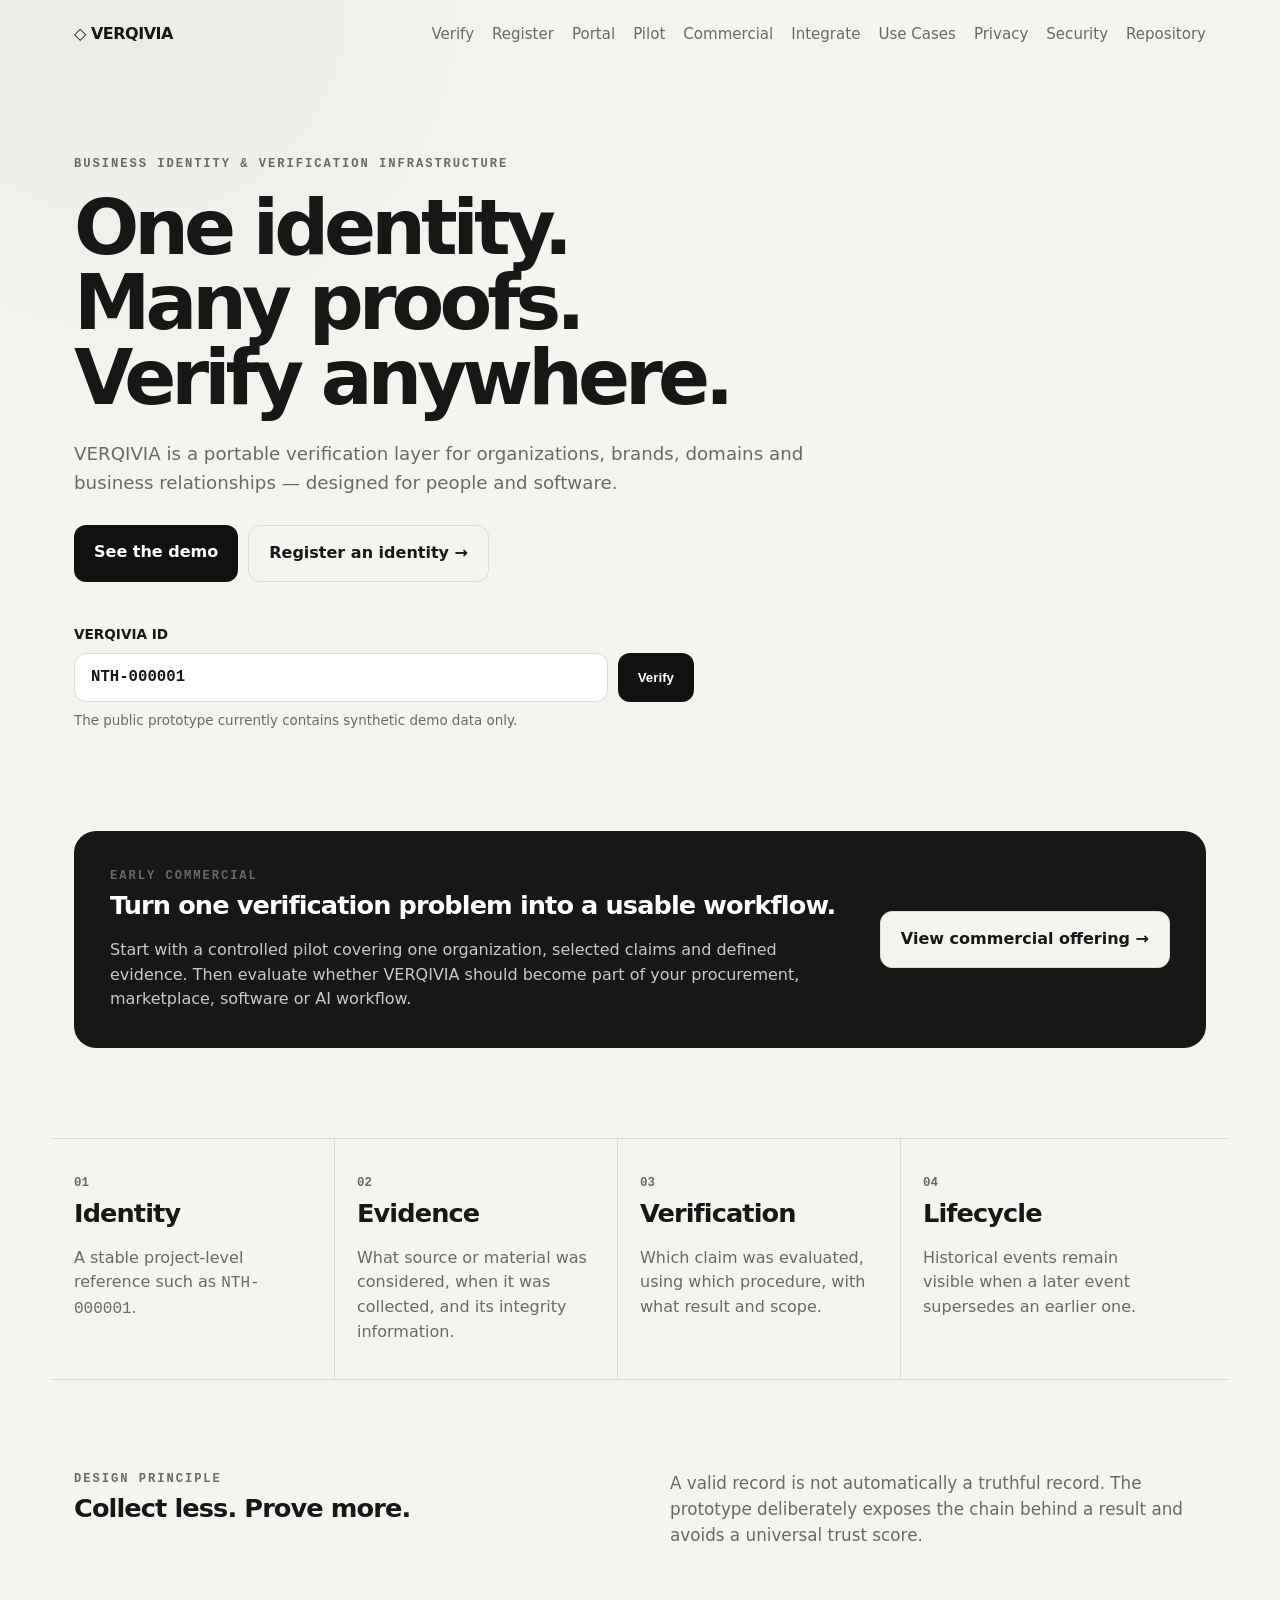
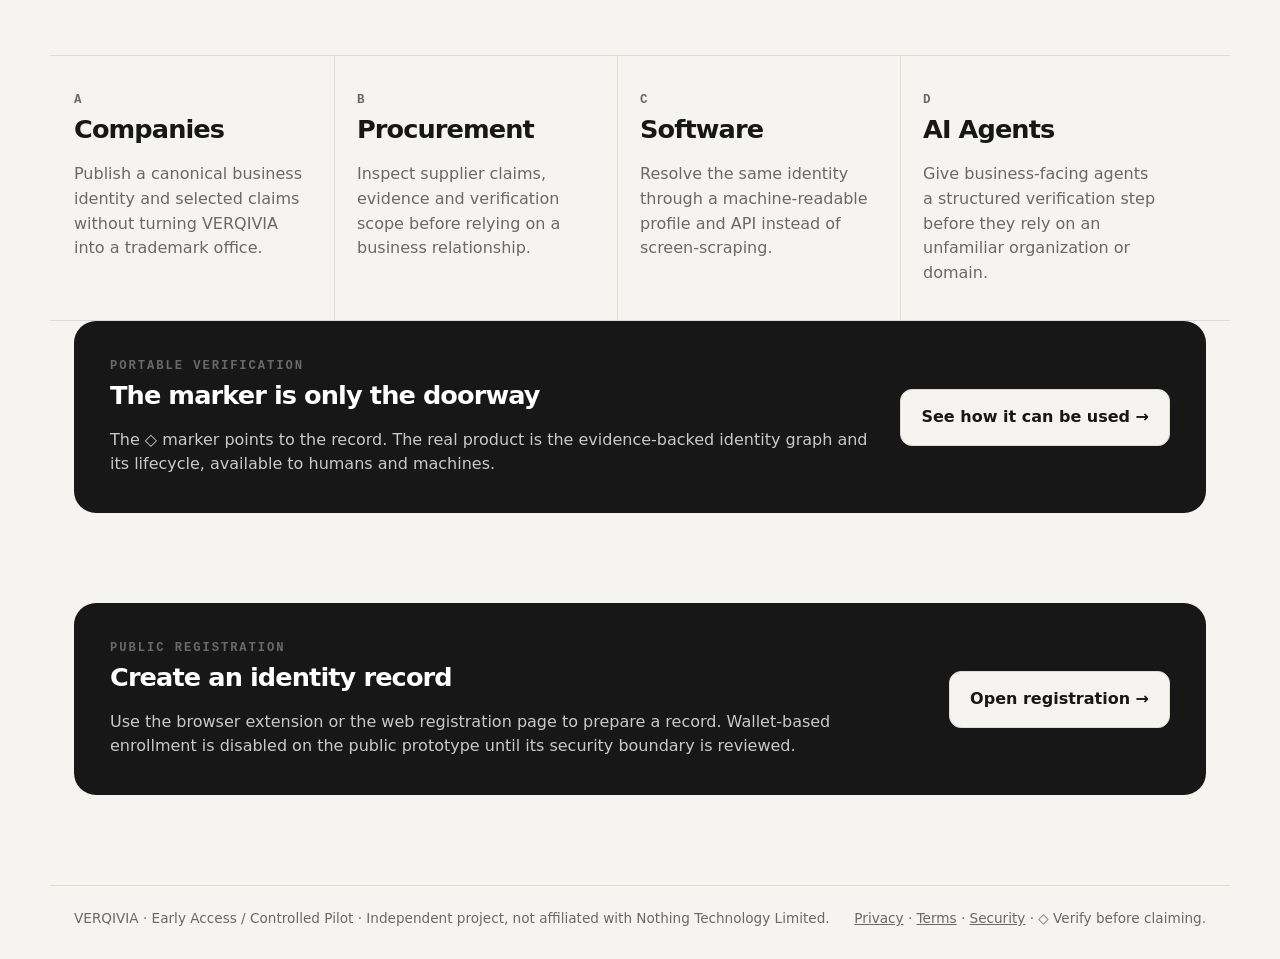
<file: site/index.html>
<!doctype html>
<html lang="en">
<head>
  <meta charset="utf-8">
  <meta name="viewport" content="width=device-width, initial-scale=1">
  <meta http-equiv="Content-Security-Policy" content="default-src 'self'; script-src 'self'; style-src 'self'; img-src 'self' data:; connect-src 'self' https:; object-src 'none'; base-uri 'self'; frame-ancestors 'none'; form-action 'self'">
  <meta name="description" content="VERQIVIA — transparent business identity and verification infrastructure for humans and machines.">
  <meta property="og:title" content="VERQIVIA — Business Identity & Verification">
  <meta property="og:description" content="Inspect identity, claims, evidence and verification procedures instead of relying on a single trust score.">
  <meta property="og:type" content="website">
  <meta property="og:url" content="https://asnad68.github.io/VERQIVIA/">
  <title>VERQIVIA — Business Identity & Verification</title>
  <link rel="stylesheet" href="./assets/styles.css">
</head>
<body>
  <header class="topbar">
    <a class="brand" href="./">◇ VERQIVIA</a>
    <nav aria-label="Primary">
      <a href="./verify.html">Verify</a>
      <a href="./register.html">Register</a>
      <a href="./portal.html">Portal</a>
      <a href="./pilot.html">Pilot</a>
      <a href="./commercial.html">Commercial</a>
      <a href="./integrate.html">Integrate</a>
      <a href="./use-cases.html">Use Cases</a>
      <a href="./privacy.html">Privacy</a>
      <a href="./security.html">Security</a>
      <a href="https://github.com/asnad68/VERQIVIA" rel="noreferrer">Repository</a>
    </nav>
  </header>
  <main>
    <section class="hero shell">
      <div class="eyebrow">BUSINESS IDENTITY &amp; VERIFICATION INFRASTRUCTURE</div>
      <h1>One identity.<br>Many proofs.<br>Verify anywhere.</h1>
      <p class="lead">VERQIVIA is a portable verification layer for organizations, brands, domains and business relationships — designed for people and software.</p>
      <div class="input-row hero-action-row--narrow">
        <a class="button" href="./verify.html?id=NTH-000001">See the demo</a>
        <a class="button secondary" href="./register.html">Register an identity →</a>
      </div>
      <form class="verify-form" action="./verify.html" method="get">
        <label for="nothing-id">VERQIVIA ID</label>
        <div class="input-row">
          <input id="nothing-id" name="id" value="NTH-000001" pattern="NTH-[0-9]{6}" autocomplete="off" spellcheck="false" aria-describedby="demo-note">
          <button type="submit">Verify</button>
        </div>
        <p id="demo-note" class="note">The public prototype currently contains synthetic demo data only.</p>
      </form>
    </section>
    <section class="demo shell">
      <div class="demo-panel">
        <div><div class="eyebrow">EARLY COMMERCIAL</div><h2>Turn one verification problem into a usable workflow.</h2><p>Start with a controlled pilot covering one organization, selected claims and defined evidence. Then evaluate whether VERQIVIA should become part of your procurement, marketplace, software or AI workflow.</p></div>
        <a class="button secondary" href="./commercial.html">View commercial offering →</a>
      </div>
    </section>
    <section class="feature-grid shell" aria-label="VERQIVIA model">
      <article class="feature"><span class="feature-number">01</span><h2>Identity</h2><p>A stable project-level reference such as <code>NTH-000001</code>.</p></article>
      <article class="feature"><span class="feature-number">02</span><h2>Evidence</h2><p>What source or material was considered, when it was collected, and its integrity information.</p></article>
      <article class="feature"><span class="feature-number">03</span><h2>Verification</h2><p>Which claim was evaluated, using which procedure, with what result and scope.</p></article>
      <article class="feature"><span class="feature-number">04</span><h2>Lifecycle</h2><p>Historical events remain visible when a later event supersedes an earlier one.</p></article>
    </section>
    <section class="principles shell">
      <div><div class="eyebrow">DESIGN PRINCIPLE</div><h2>Collect less. Prove more.</h2></div>
      <p>A valid record is not automatically a truthful record. The prototype deliberately exposes the chain behind a result and avoids a universal trust score.</p>
    </section>
    <section class="feature-grid shell" aria-label="VERQIVIA use cases">
      <article class="feature"><span class="feature-number">A</span><h2>Companies</h2><p>Publish a canonical business identity and selected claims without turning VERQIVIA into a trademark office.</p></article>
      <article class="feature"><span class="feature-number">B</span><h2>Procurement</h2><p>Inspect supplier claims, evidence and verification scope before relying on a business relationship.</p></article>
      <article class="feature"><span class="feature-number">C</span><h2>Software</h2><p>Resolve the same identity through a machine-readable profile and API instead of screen-scraping.</p></article>
      <article class="feature"><span class="feature-number">D</span><h2>AI Agents</h2><p>Give business-facing agents a structured verification step before they rely on an unfamiliar organization or domain.</p></article>
    </section>
    <section class="demo shell">
      <div class="demo-panel">
        <div><div class="eyebrow">PORTABLE VERIFICATION</div><h2>The marker is only the doorway</h2><p>The ◇ marker points to the record. The real product is the evidence-backed identity graph and its lifecycle, available to humans and machines.</p></div>
        <a class="button secondary" href="./use-cases.html">See how it can be used →</a>
      </div>
    </section>
    <section class="demo shell">
      <div class="demo-panel">
        <div><div class="eyebrow">PUBLIC REGISTRATION</div><h2>Create an identity record</h2><p>Use the browser extension or the web registration page to prepare a record. Wallet-based enrollment is disabled on the public prototype until its security boundary is reviewed.</p></div>
        <a class="button secondary" href="./register.html">Open registration →</a>
      </div>
    </section>
  </main>
  <footer class="footer shell">
    <span>VERQIVIA · Early Access / Controlled Pilot · Independent project, not affiliated with Nothing Technology Limited.</span>
    <span><a href="./privacy.html">Privacy</a> · <a href="./terms.html">Terms</a> · <a href="./security.html">Security</a> · ◇ Verify before claiming.</span>
  </footer>
</body>
</html>
</file>
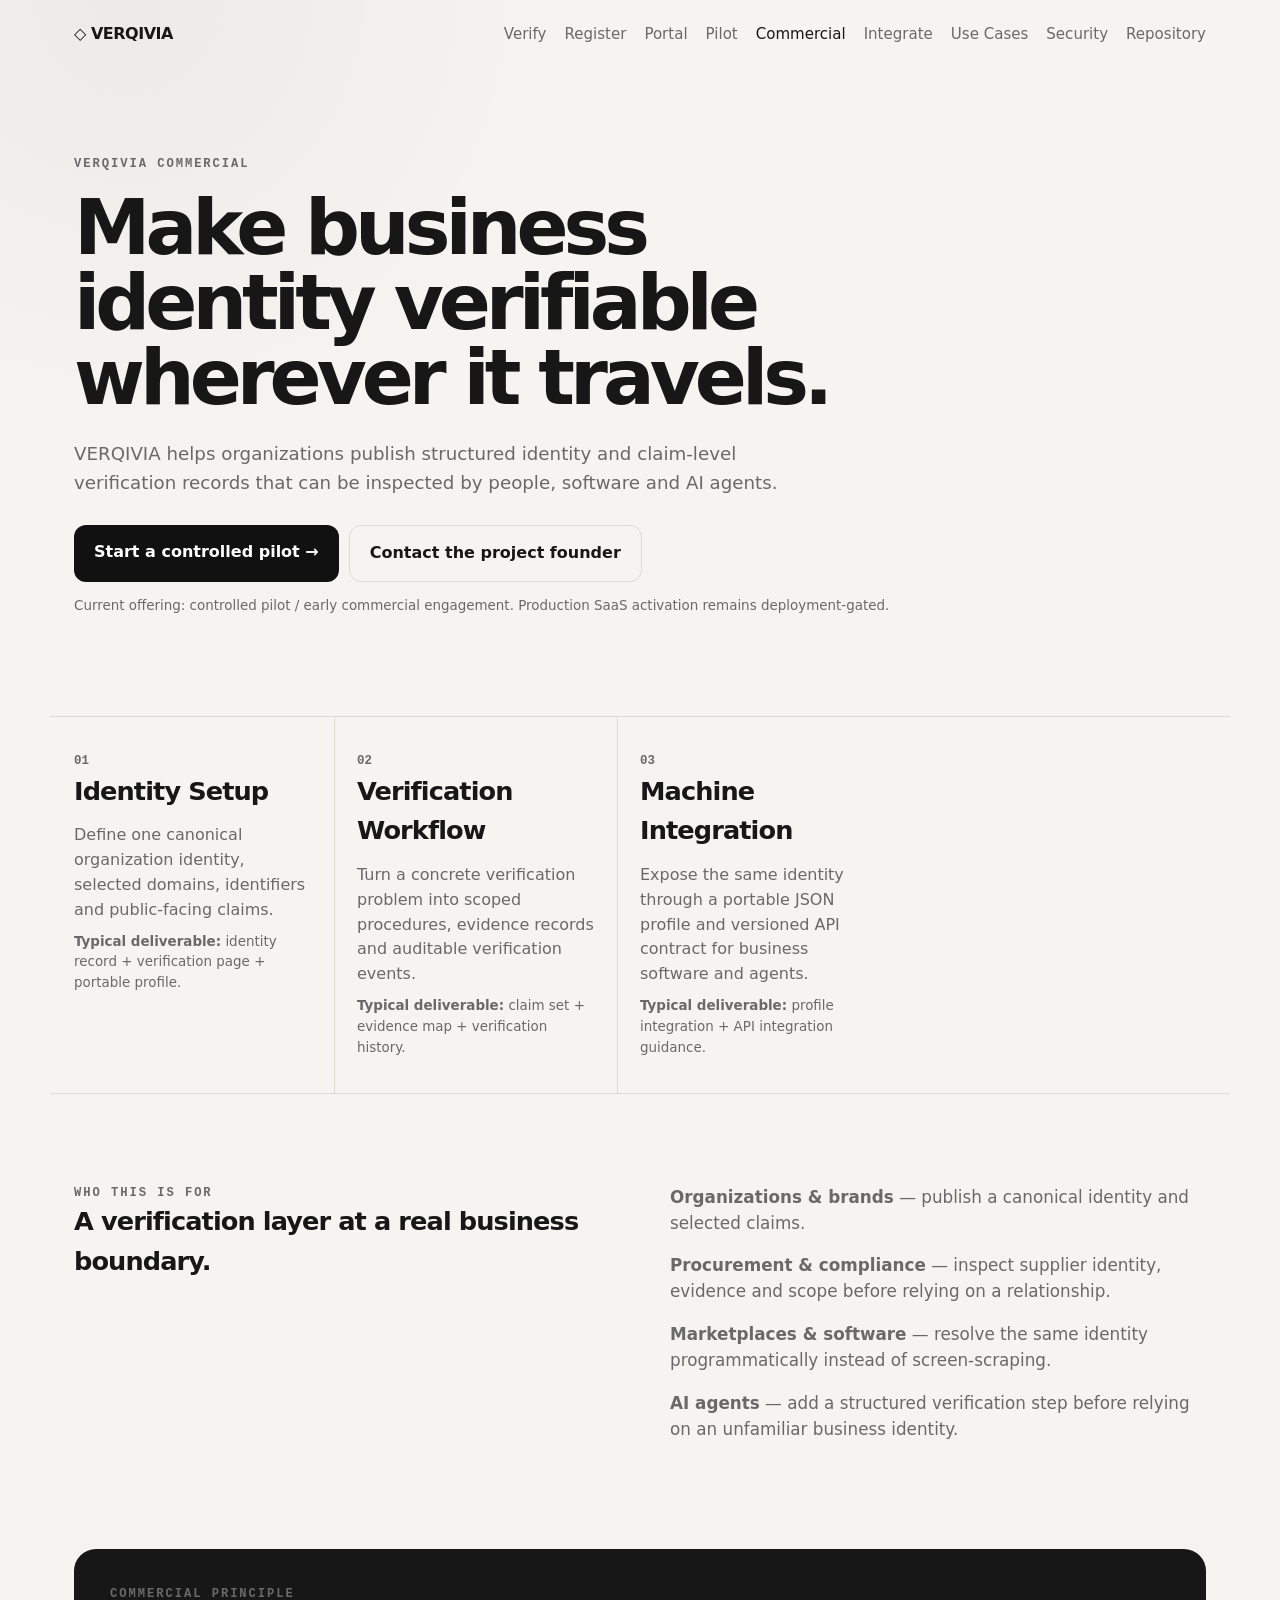
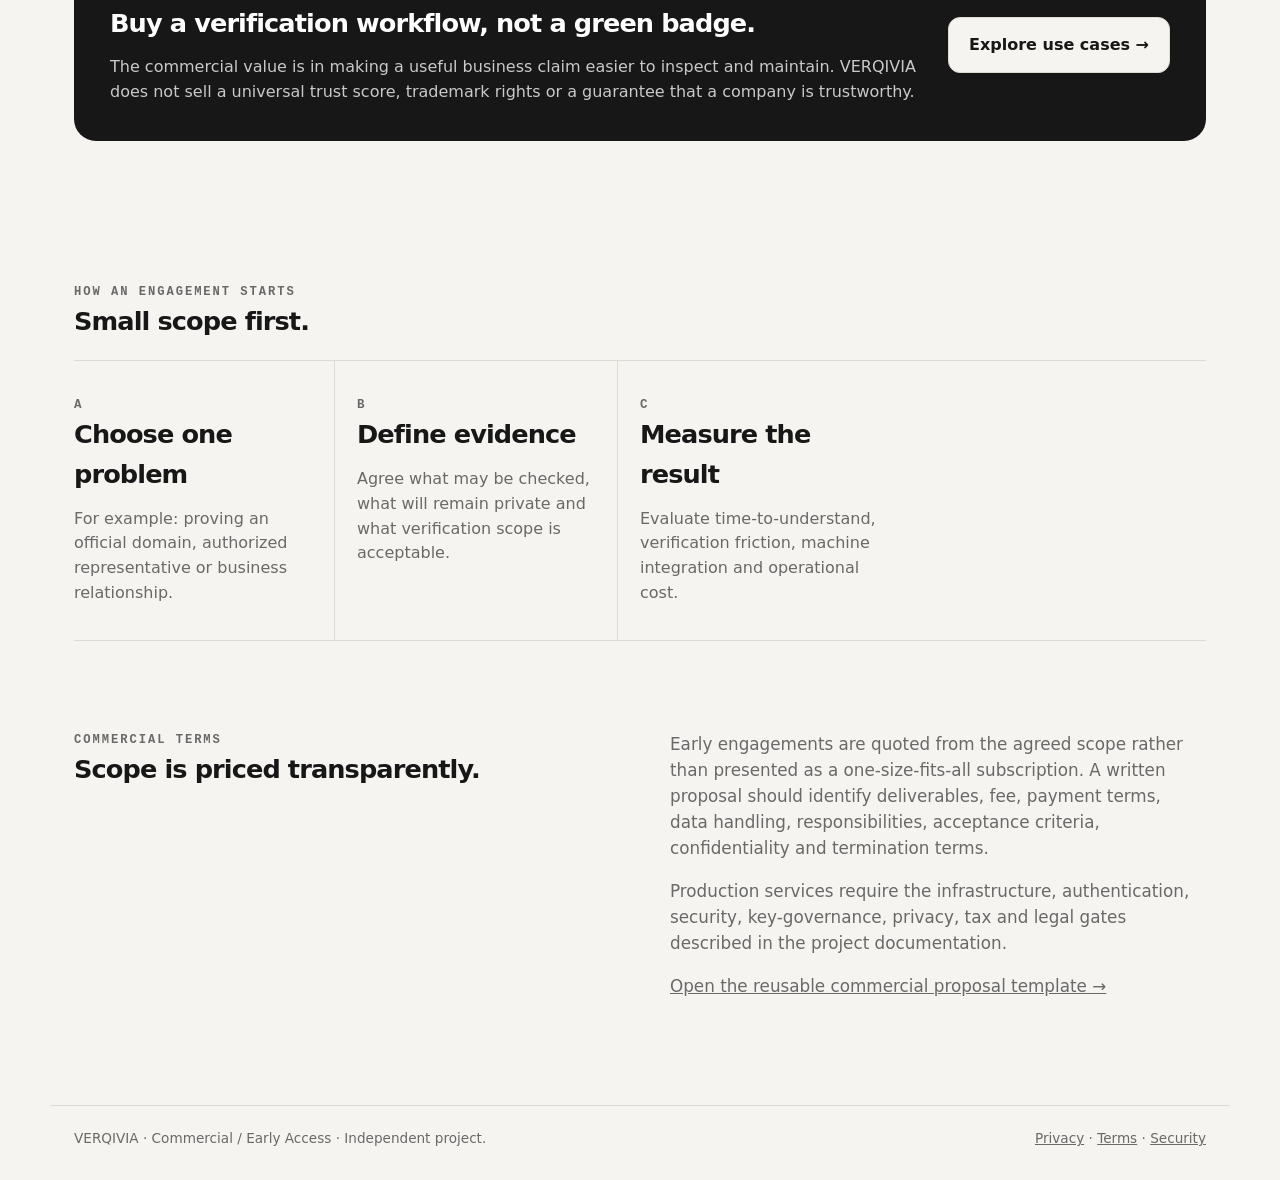
<file: site/commercial.html>
<!doctype html>
<html lang="en">
<head>
  <meta charset="utf-8">
  <meta name="viewport" content="width=device-width, initial-scale=1">
  <meta http-equiv="Content-Security-Policy" content="default-src 'self'; script-src 'self'; style-src 'self'; img-src 'self' data:; connect-src 'self' https:; object-src 'none'; base-uri 'self'; frame-ancestors 'none'; form-action 'self'">
  <meta name="description" content="VERQIVIA commercial offerings for business identity, verification workflows and machine-readable verification infrastructure.">
  <meta property="og:title" content="VERQIVIA — Commercial">
  <meta property="og:description" content="Business identity and verification infrastructure for organizations, procurement, marketplaces, software and AI agents.">
  <meta property="og:type" content="website">
  <meta property="og:url" content="https://asnad68.github.io/VERQIVIA/commercial.html">
  <title>Commercial — VERQIVIA</title>
  <link rel="stylesheet" href="./assets/styles.css">
</head>
<body>
<header class="topbar">
  <a class="brand" href="./">◇ VERQIVIA</a>
  <nav aria-label="Primary">
    <a href="./verify.html">Verify</a>
    <a href="./register.html">Register</a>
    <a href="./portal.html">Portal</a>
    <a href="./pilot.html">Pilot</a>
    <a class="active" href="./commercial.html">Commercial</a>
    <a href="./integrate.html">Integrate</a>
    <a href="./use-cases.html">Use Cases</a>
    <a href="./security.html">Security</a>
    <a href="https://github.com/asnad68/VERQIVIA" rel="noreferrer">Repository</a>
  </nav>
</header>
<main>
  <section class="hero shell">
    <div class="eyebrow">VERQIVIA COMMERCIAL</div>
    <h1>Make business identity verifiable wherever it travels.</h1>
    <p class="lead">VERQIVIA helps organizations publish structured identity and claim-level verification records that can be inspected by people, software and AI agents.</p>
    <div class="input-row hero-action-row">
      <a class="button" href="./pilot.html">Start a controlled pilot →</a>
      <a class="button secondary" href="https://www.linkedin.com/in/mehdihadadi/" rel="noreferrer">Contact the project founder</a>
    </div>
    <p class="note note-spaced">Current offering: controlled pilot / early commercial engagement. Production SaaS activation remains deployment-gated.</p>
  </section>
  <section class="feature-grid shell" aria-label="Commercial offerings">
    <article class="feature"><span class="feature-number">01</span><h2>Identity Setup</h2><p>Define one canonical organization identity, selected domains, identifiers and public-facing claims.</p><p class="note"><strong>Typical deliverable:</strong> identity record + verification page + portable profile.</p></article>
    <article class="feature"><span class="feature-number">02</span><h2>Verification Workflow</h2><p>Turn a concrete verification problem into scoped procedures, evidence records and auditable verification events.</p><p class="note"><strong>Typical deliverable:</strong> claim set + evidence map + verification history.</p></article>
    <article class="feature"><span class="feature-number">03</span><h2>Machine Integration</h2><p>Expose the same identity through a portable JSON profile and versioned API contract for business software and agents.</p><p class="note"><strong>Typical deliverable:</strong> profile integration + API integration guidance.</p></article>
  </section>
  <section class="principles shell">
    <div><div class="eyebrow">WHO THIS IS FOR</div><h2>A verification layer at a real business boundary.</h2></div>
    <div><p><strong>Organizations &amp; brands</strong> — publish a canonical identity and selected claims.</p><p><strong>Procurement &amp; compliance</strong> — inspect supplier identity, evidence and scope before relying on a relationship.</p><p><strong>Marketplaces &amp; software</strong> — resolve the same identity programmatically instead of screen-scraping.</p><p><strong>AI agents</strong> — add a structured verification step before relying on an unfamiliar business identity.</p></div>
  </section>
  <section class="demo shell"><div class="demo-panel"><div><div class="eyebrow">COMMERCIAL PRINCIPLE</div><h2>Buy a verification workflow, not a green badge.</h2><p>The commercial value is in making a useful business claim easier to inspect and maintain. VERQIVIA does not sell a universal trust score, trademark rights or a guarantee that a company is trustworthy.</p></div><a class="button secondary" href="./use-cases.html">Explore use cases →</a></div></section>
  <section class="shell">
    <div class="section-heading"><div><div class="eyebrow">HOW AN ENGAGEMENT STARTS</div><h2>Small scope first.</h2></div></div>
    <div class="feature-grid"><article class="feature"><span class="feature-number">A</span><h2>Choose one problem</h2><p>For example: proving an official domain, authorized representative or business relationship.</p></article><article class="feature"><span class="feature-number">B</span><h2>Define evidence</h2><p>Agree what may be checked, what will remain private and what verification scope is acceptable.</p></article><article class="feature"><span class="feature-number">C</span><h2>Measure the result</h2><p>Evaluate time-to-understand, verification friction, machine integration and operational cost.</p></article></div>
  </section>
  <section class="principles shell">
    <div><div class="eyebrow">COMMERCIAL TERMS</div><h2>Scope is priced transparently.</h2></div>
    <div><p>Early engagements are quoted from the agreed scope rather than presented as a one-size-fits-all subscription. A written proposal should identify deliverables, fee, payment terms, data handling, responsibilities, acceptance criteria, confidentiality and termination terms.</p><p>Production services require the infrastructure, authentication, security, key-governance, privacy, tax and legal gates described in the project documentation.</p><p><a href="https://github.com/asnad68/VERQIVIA/blob/main/docs/COMMERCIAL-PROPOSAL-TEMPLATE.md" rel="noreferrer">Open the reusable commercial proposal template →</a></p></div>
  </section>
</main>
<footer class="footer shell"><span>VERQIVIA · Commercial / Early Access · Independent project.</span><span><a href="./privacy.html">Privacy</a> · <a href="./terms.html">Terms</a> · <a href="./security.html">Security</a></span></footer>
</body>
</html>
</file>
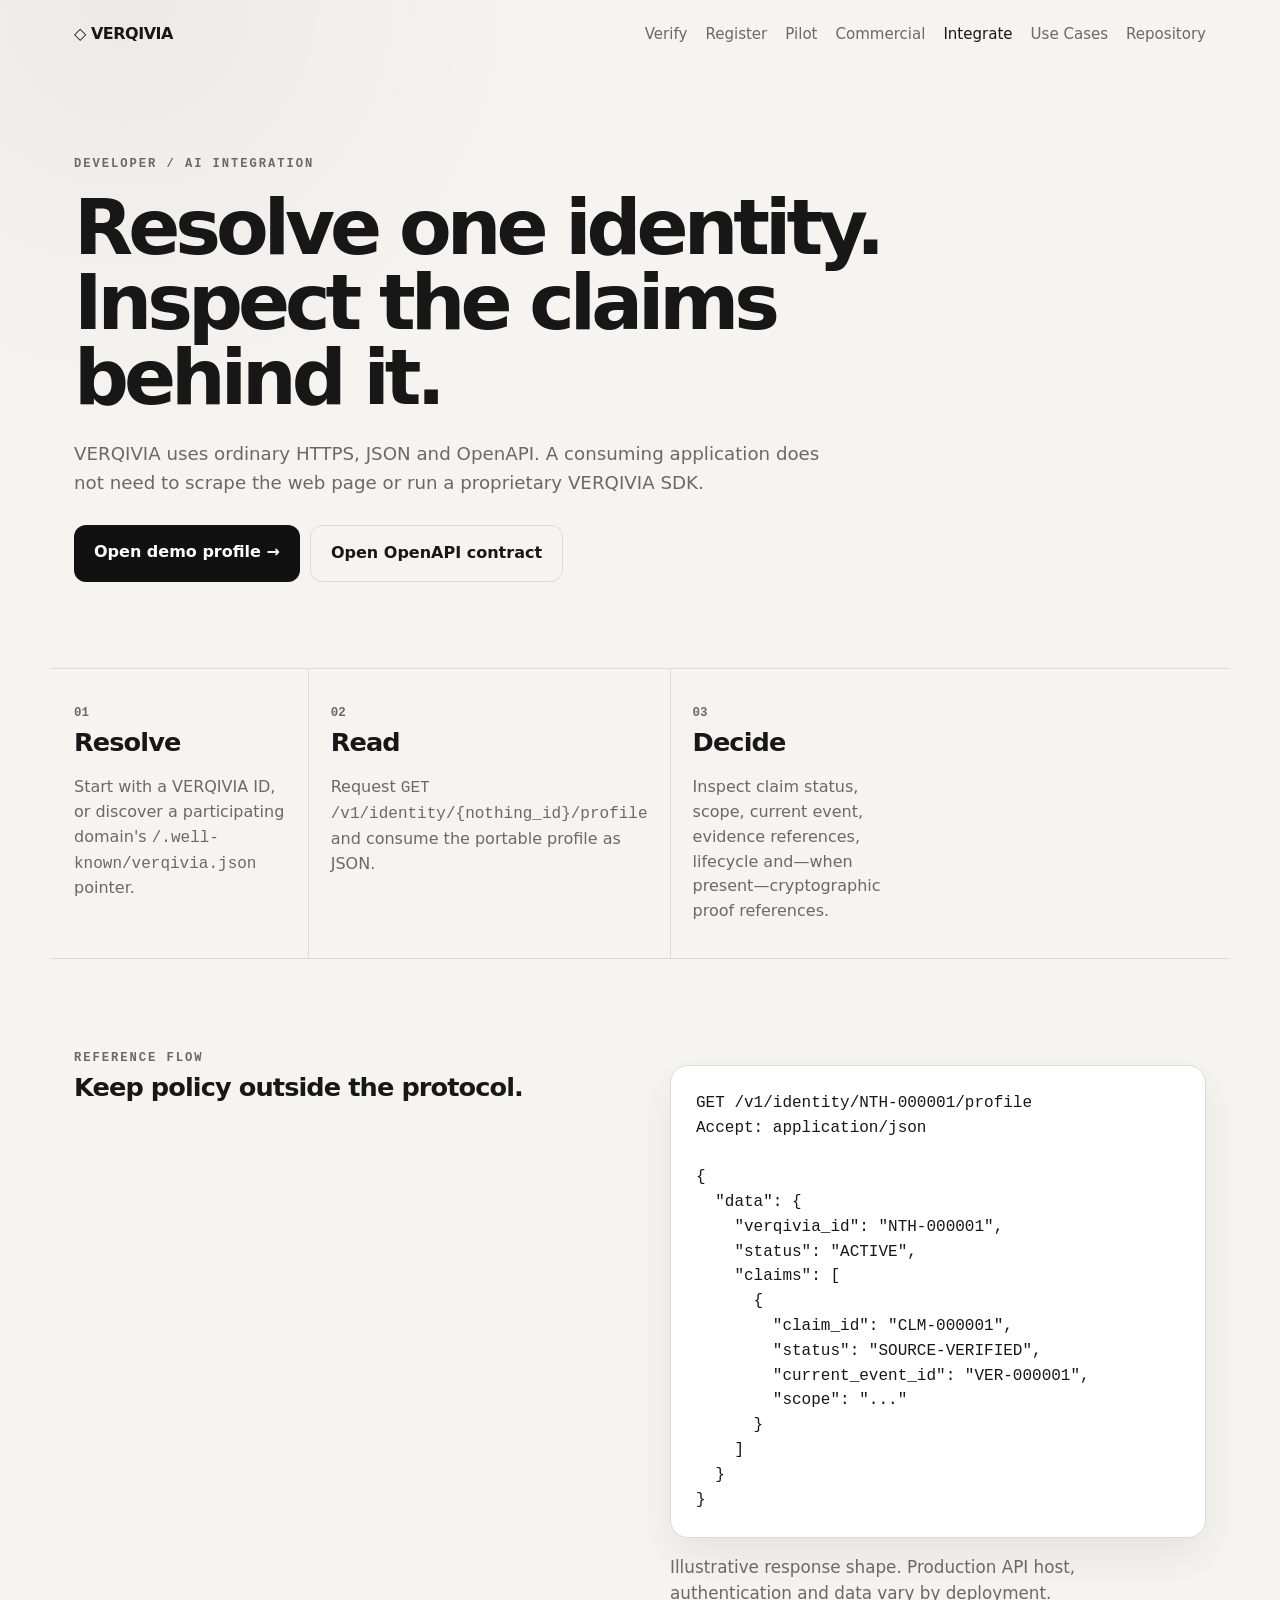
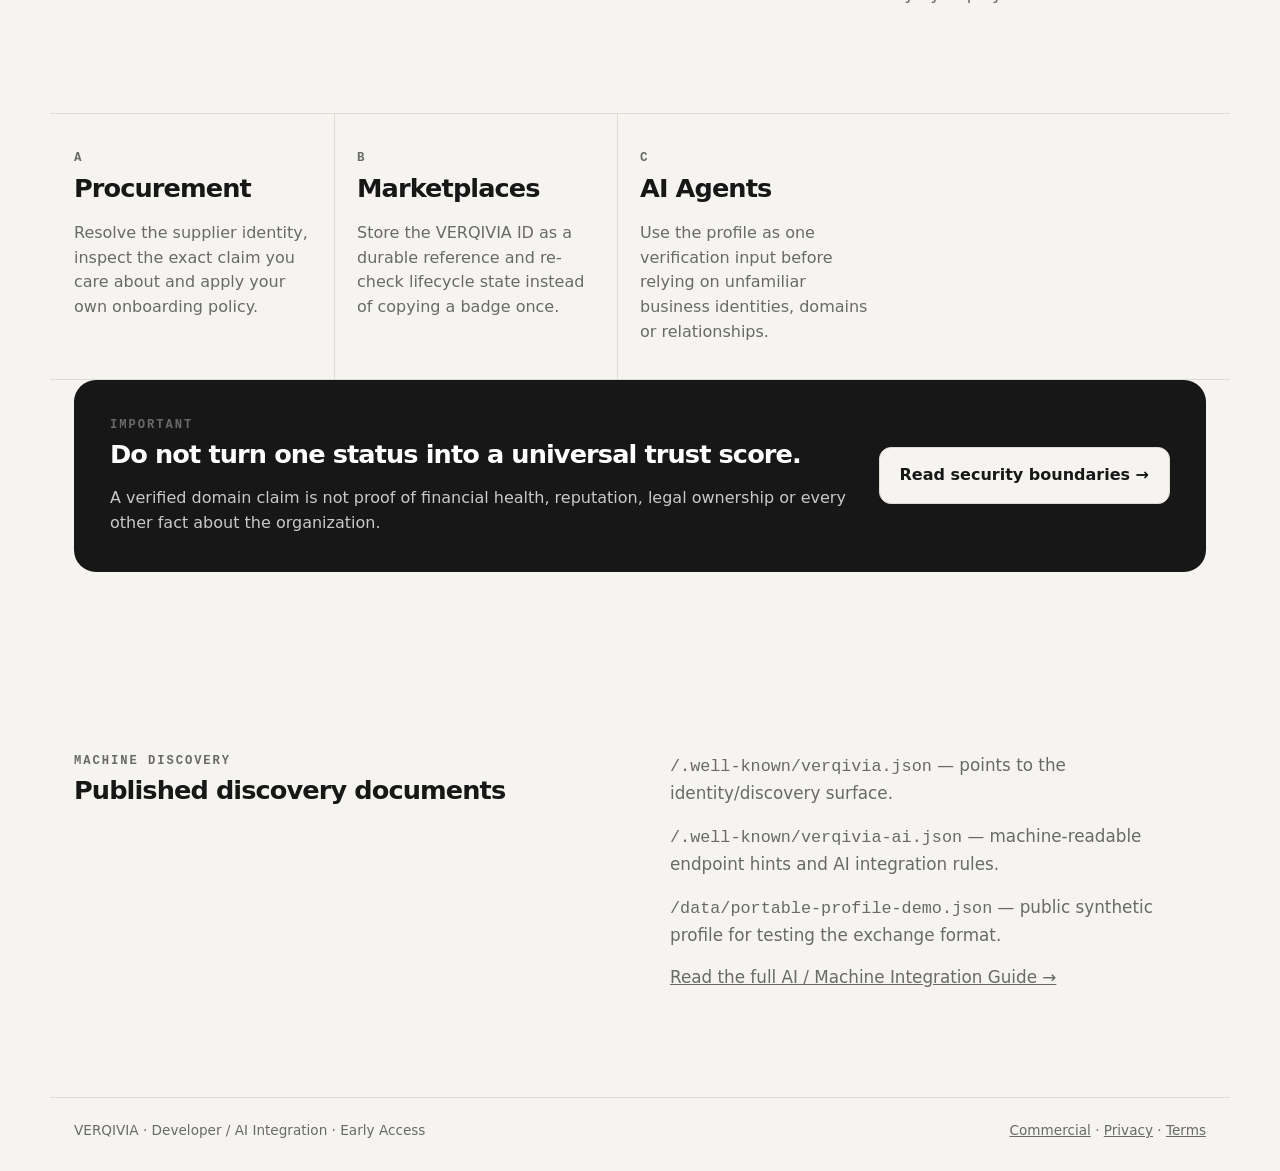
<file: site/integrate.html>
<!doctype html>
<html lang="en">
<head>
  <meta charset="utf-8">
  <meta name="viewport" content="width=device-width, initial-scale=1">
  <meta http-equiv="Content-Security-Policy" content="default-src 'self'; script-src 'self'; style-src 'self'; img-src 'self' data:; connect-src 'self' https:; object-src 'none'; base-uri 'self'; frame-ancestors 'none'; form-action 'self'">
  <meta name="description" content="Integrate VERQIVIA with software, procurement systems, marketplaces and AI agents using HTTPS, JSON and OpenAPI.">
  <meta property="og:title" content="Integrate — VERQIVIA">
  <meta property="og:description" content="A practical developer path for resolving VERQIVIA identities and inspecting claim-level verification.">
  <meta property="og:type" content="website">
  <meta property="og:url" content="https://asnad68.github.io/VERQIVIA/integrate.html">
  <title>Integrate — VERQIVIA</title>
  <link rel="stylesheet" href="./assets/styles.css">
</head>
<body>
<header class="topbar">
  <a class="brand" href="./">◇ VERQIVIA</a>
  <nav aria-label="Primary">
    <a href="./verify.html">Verify</a>
    <a href="./register.html">Register</a>
    <a href="./pilot.html">Pilot</a>
    <a href="./commercial.html">Commercial</a>
    <a class="active" href="./integrate.html">Integrate</a>
    <a href="./use-cases.html">Use Cases</a>
    <a href="https://github.com/asnad68/VERQIVIA" rel="noreferrer">Repository</a>
  </nav>
</header>

<main>
  <section class="hero shell">
    <div class="eyebrow">DEVELOPER / AI INTEGRATION</div>
    <h1>Resolve one identity.<br>Inspect the claims behind it.</h1>
    <p class="lead">VERQIVIA uses ordinary HTTPS, JSON and OpenAPI. A consuming application does not need to scrape the web page or run a proprietary VERQIVIA SDK.</p>
    <div class="input-row hero-action-row--narrow">
      <a class="button" href="./data/portable-profile-demo.json">Open demo profile →</a>
      <a class="button secondary" href="https://github.com/asnad68/VERQIVIA/blob/main/api/openapi.json" rel="noreferrer">Open OpenAPI contract</a>
    </div>
  </section>

  <section class="feature-grid shell" aria-label="Integration steps">
    <article class="feature"><span class="feature-number">01</span><h2>Resolve</h2><p>Start with a VERQIVIA ID, or discover a participating domain's <code>/.well-known/verqivia.json</code> pointer.</p></article>
    <article class="feature"><span class="feature-number">02</span><h2>Read</h2><p>Request <code>GET /v1/identity/{nothing_id}/profile</code> and consume the portable profile as JSON.</p></article>
    <article class="feature"><span class="feature-number">03</span><h2>Decide</h2><p>Inspect claim status, scope, current event, evidence references, lifecycle and—when present—cryptographic proof references.</p></article>
  </section>

  <section class="principles shell">
    <div><div class="eyebrow">REFERENCE FLOW</div><h2>Keep policy outside the protocol.</h2></div>
    <div>
      <pre class="panel code-panel"><code>GET /v1/identity/NTH-000001/profile
Accept: application/json

{
  "data": {
    "verqivia_id": "NTH-000001",
    "status": "ACTIVE",
    "claims": [
      {
        "claim_id": "CLM-000001",
        "status": "SOURCE-VERIFIED",
        "current_event_id": "VER-000001",
        "scope": "..."
      }
    ]
  }
}</code></pre>
      <p class="note">Illustrative response shape. Production API host, authentication and data vary by deployment.</p>
    </div>
  </section>

  <section class="feature-grid shell">
    <article class="feature"><span class="feature-number">A</span><h2>Procurement</h2><p>Resolve the supplier identity, inspect the exact claim you care about and apply your own onboarding policy.</p></article>
    <article class="feature"><span class="feature-number">B</span><h2>Marketplaces</h2><p>Store the VERQIVIA ID as a durable reference and re-check lifecycle state instead of copying a badge once.</p></article>
    <article class="feature"><span class="feature-number">C</span><h2>AI Agents</h2><p>Use the profile as one verification input before relying on unfamiliar business identities, domains or relationships.</p></article>
  </section>

  <section class="demo shell">
    <div class="demo-panel">
      <div><div class="eyebrow">IMPORTANT</div><h2>Do not turn one status into a universal trust score.</h2><p>A verified domain claim is not proof of financial health, reputation, legal ownership or every other fact about the organization.</p></div>
      <a class="button secondary" href="./security.html">Read security boundaries →</a>
    </div>
  </section>

  <section class="principles shell">
    <div><div class="eyebrow">MACHINE DISCOVERY</div><h2>Published discovery documents</h2></div>
    <div>
      <p><code>/.well-known/verqivia.json</code> — points to the identity/discovery surface.</p>
      <p><code>/.well-known/verqivia-ai.json</code> — machine-readable endpoint hints and AI integration rules.</p>
      <p><code>/data/portable-profile-demo.json</code> — public synthetic profile for testing the exchange format.</p>
      <p><a href="https://github.com/asnad68/VERQIVIA/blob/main/docs/AI-MACHINE-INTEGRATION.md" rel="noreferrer">Read the full AI / Machine Integration Guide →</a></p>
    </div>
  </section>
</main>

<footer class="footer shell">
  <span>VERQIVIA · Developer / AI Integration · Early Access</span>
  <span><a href="./commercial.html">Commercial</a> · <a href="./privacy.html">Privacy</a> · <a href="./terms.html">Terms</a></span>
</footer>
</body>
</html>
</file>
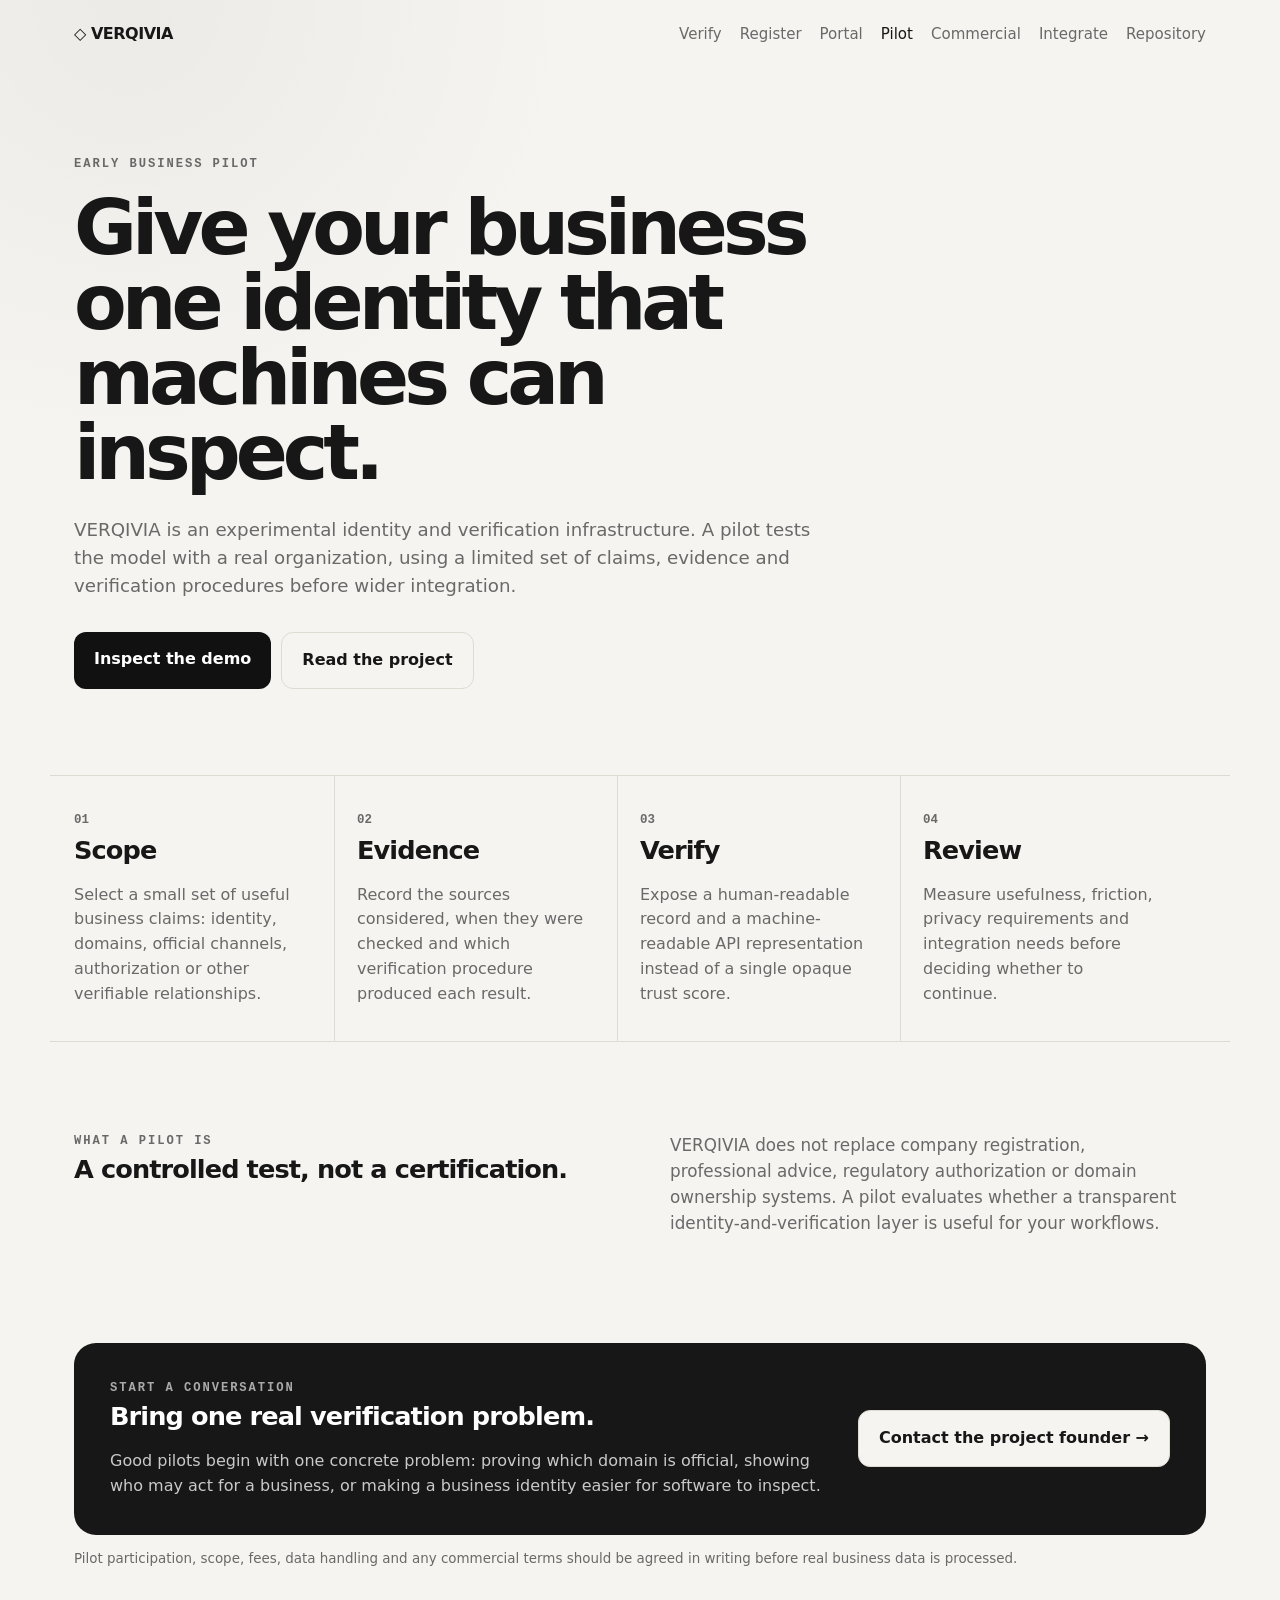
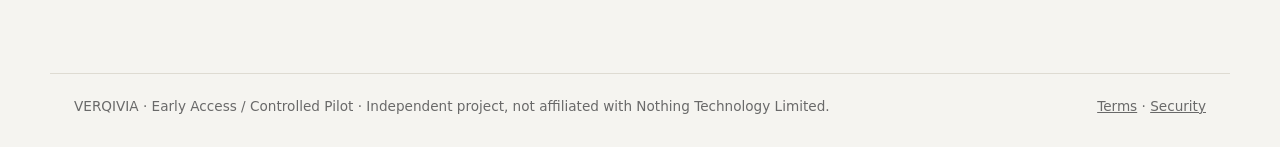
<file: site/pilot.html>
<!doctype html>
<html lang="en">
<head>
  <meta charset="utf-8">
  <meta name="viewport" content="width=device-width, initial-scale=1">
  <meta http-equiv="Content-Security-Policy" content="default-src 'self'; script-src 'self'; style-src 'self'; img-src 'self' data:; connect-src 'self' https:; object-src 'none'; base-uri 'self'; frame-ancestors 'none'; form-action 'self'">
  <meta name="description" content="VERQIVIA pilot program — business identity and verification infrastructure for human and machine-readable trust records.">
  <title>Pilot — VERQIVIA</title>
  <link rel="stylesheet" href="./assets/styles.css">
</head>
<body>
  <header class="topbar">
    <a class="brand" href="./">◇ VERQIVIA</a>
    <nav aria-label="Primary">
      <a href="./verify.html">Verify</a>
      <a href="./register.html">Register</a>
      <a href="./portal.html">Portal</a>
      <a class="active" href="./pilot.html">Pilot</a>
      <a href="./commercial.html">Commercial</a>
      <a href="./integrate.html">Integrate</a>
      <a href="https://github.com/asnad68/VERQIVIA" rel="noreferrer">Repository</a>
    </nav>
  </header>

  <main>
    <section class="hero shell">
      <div class="eyebrow">EARLY BUSINESS PILOT</div>
      <h1>Give your business one identity that machines can inspect.</h1>
      <p class="lead">
        VERQIVIA is an experimental identity and verification infrastructure.
        A pilot tests the model with a real organization, using a limited set of
        claims, evidence and verification procedures before wider integration.
      </p>
      <div class="input-row hero-action-row--pilot">
        <a class="button" href="./verify.html?id=NTH-000001">Inspect the demo</a>
        <a class="button secondary" href="https://github.com/asnad68/VERQIVIA" rel="noreferrer">Read the project</a>
      </div>
    </section>

    <section class="feature-grid shell" aria-label="Pilot structure">
      <article class="feature">
        <span class="feature-number">01</span>
        <h2>Scope</h2>
        <p>Select a small set of useful business claims: identity, domains, official channels, authorization or other verifiable relationships.</p>
      </article>
      <article class="feature">
        <span class="feature-number">02</span>
        <h2>Evidence</h2>
        <p>Record the sources considered, when they were checked and which verification procedure produced each result.</p>
      </article>
      <article class="feature">
        <span class="feature-number">03</span>
        <h2>Verify</h2>
        <p>Expose a human-readable record and a machine-readable API representation instead of a single opaque trust score.</p>
      </article>
      <article class="feature">
        <span class="feature-number">04</span>
        <h2>Review</h2>
        <p>Measure usefulness, friction, privacy requirements and integration needs before deciding whether to continue.</p>
      </article>
    </section>

    <section class="principles shell">
      <div>
        <div class="eyebrow">WHAT A PILOT IS</div>
        <h2>A controlled test, not a certification.</h2>
      </div>
      <p>
        VERQIVIA does not replace company registration, professional advice,
        regulatory authorization or domain ownership systems. A pilot evaluates
        whether a transparent identity-and-verification layer is useful for your
        workflows.
      </p>
    </section>

    <section class="demo shell">
      <div class="demo-panel">
        <div>
          <div class="eyebrow muted-eyebrow">START A CONVERSATION</div>
          <h2>Bring one real verification problem.</h2>
          <p>
            Good pilots begin with one concrete problem: proving which domain is
            official, showing who may act for a business, or making a business
            identity easier for software to inspect.
          </p>
        </div>
        <a class="button secondary" href="https://www.linkedin.com/in/mehdihadadi/" rel="noreferrer">Contact the project founder →</a>
      </div>
      <p class="note note-spaced">
        Pilot participation, scope, fees, data handling and any commercial terms should be agreed in writing before real business data is processed.
      </p>
    </section>
  </main>

  <footer class="footer shell">
    <span>VERQIVIA · Early Access / Controlled Pilot · Independent project, not affiliated with Nothing Technology Limited.</span>
    <span><a href="./terms.html">Terms</a> · <a href="./security.html">Security</a></span>
  </footer>
</body>
</html>
</file>
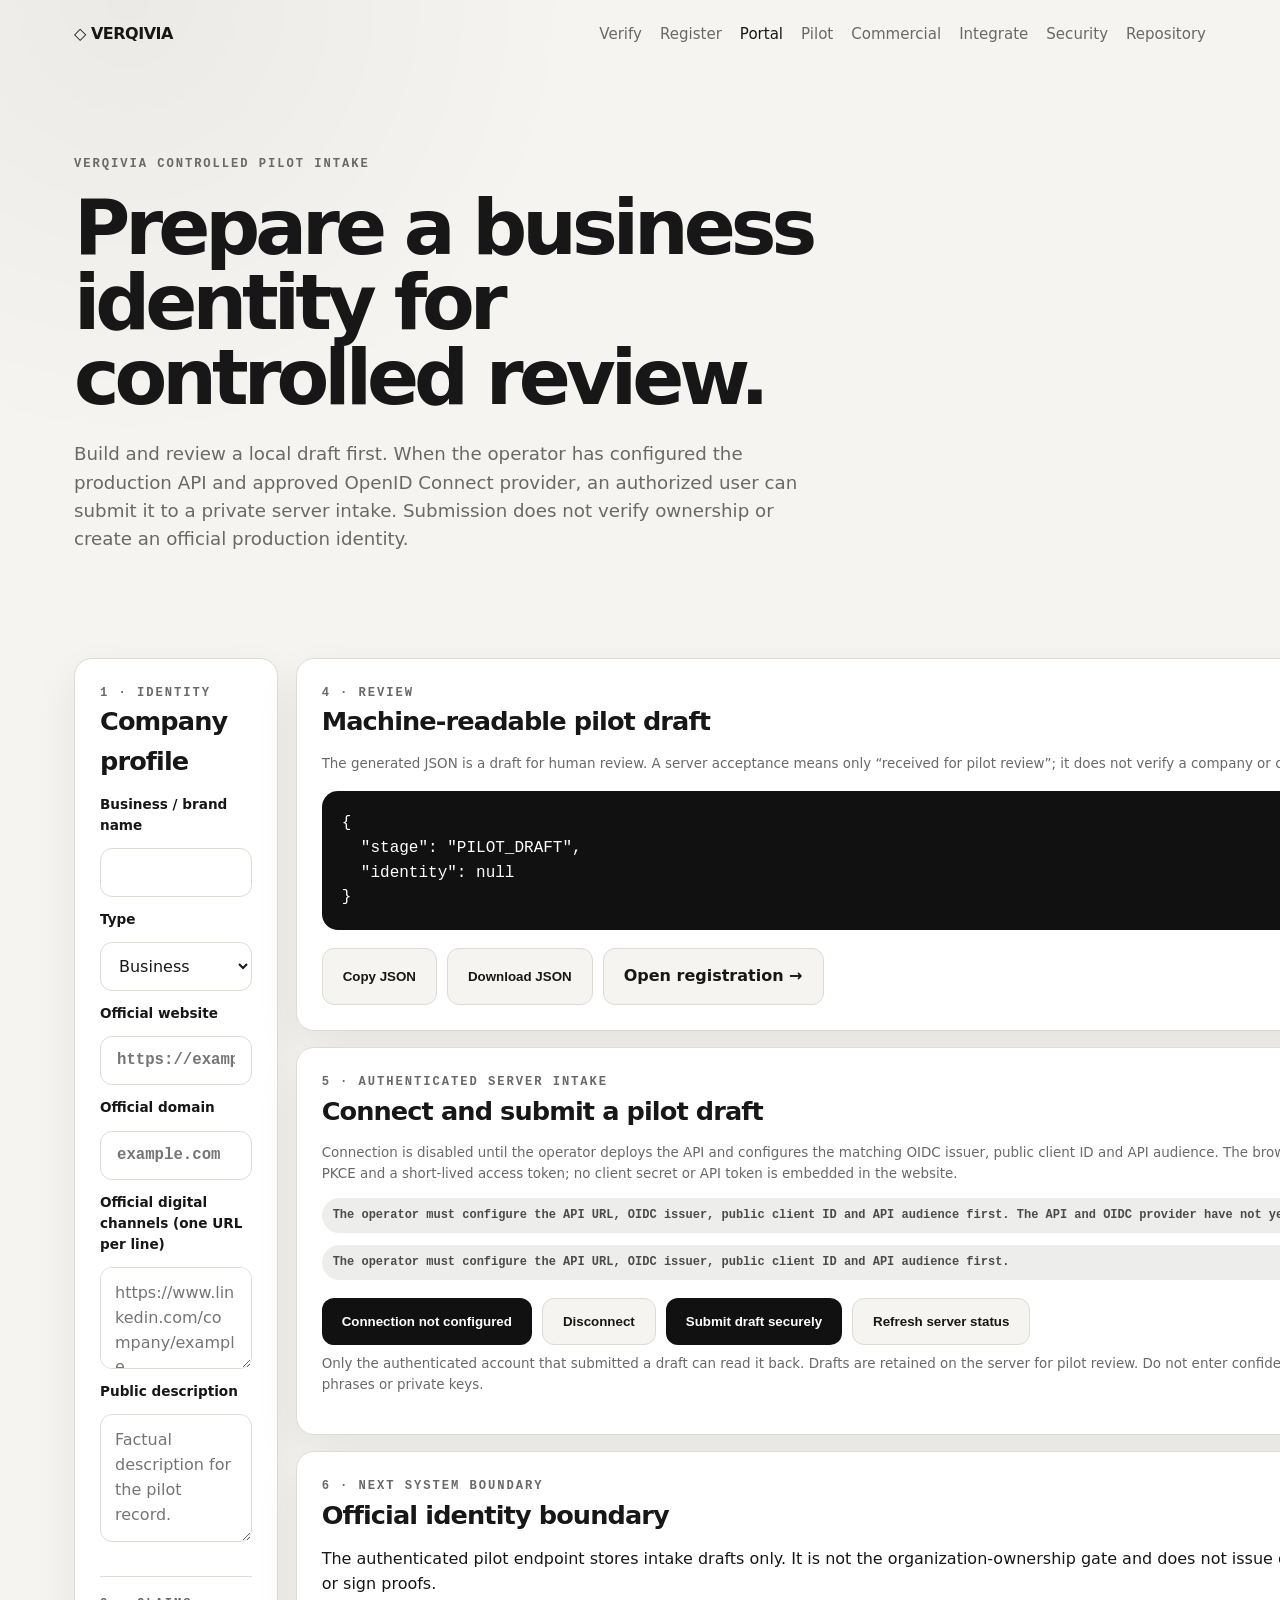
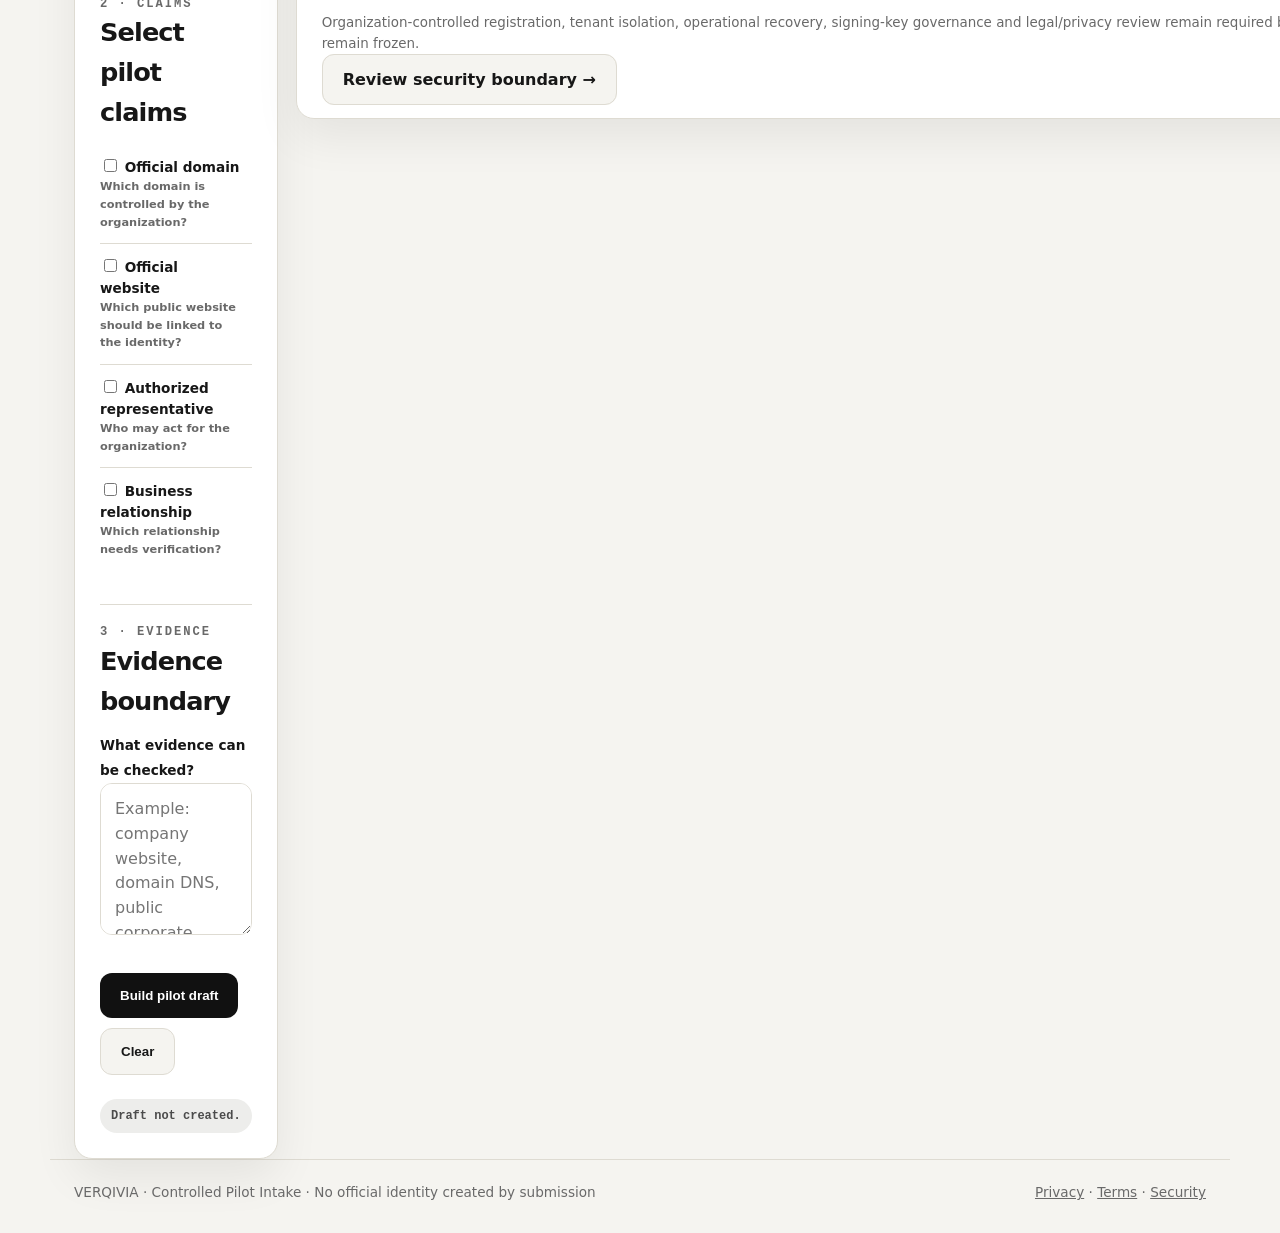
<file: site/portal.html>
<!doctype html>
<html lang="en">
<head>
  <meta charset="utf-8">
  <meta name="viewport" content="width=device-width, initial-scale=1">
  <meta http-equiv="Content-Security-Policy" content="default-src 'self'; script-src 'self'; style-src 'self'; img-src 'self' data:; connect-src 'self' https:; object-src 'none'; base-uri 'self'; frame-ancestors 'none'; form-action 'self'">
  <meta name="description" content="VERQIVIA Portal — prepare and securely submit a pilot intake draft when the API and approved identity provider are configured.">
  <meta property="og:title" content="VERQIVIA Portal — Pilot Workspace">
  <meta property="og:description" content="Prepare a business identity pilot intake. Server submission requires an authorized sign-in and does not create an official identity.">
  <meta property="og:type" content="website">
  <title>Portal — VERQIVIA</title>
  <link rel="stylesheet" href="./assets/styles.css">
  <link rel="stylesheet" href="./portal.css">
</head>
<body>
<header class="topbar">
  <a class="brand" href="./">◇ VERQIVIA</a>
  <nav aria-label="Primary">
    <a href="./verify.html">Verify</a>
    <a href="./register.html">Register</a>
    <a class="active" href="./portal.html">Portal</a>
    <a href="./pilot.html">Pilot</a>
    <a href="./commercial.html">Commercial</a>
    <a href="./integrate.html">Integrate</a>
    <a href="./security.html">Security</a>
    <a href="https://github.com/asnad68/VERQIVIA" rel="noreferrer">Repository</a>
  </nav>
</header>

<main>
  <section class="hero shell">
    <div class="eyebrow">VERQIVIA CONTROLLED PILOT INTAKE</div>
    <h1>Prepare a business identity for controlled review.</h1>
    <p class="lead">Build and review a local draft first. When the operator has configured the production API and approved OpenID Connect provider, an authorized user can submit it to a private server intake. Submission does not verify ownership or create an official production identity.</p>
  </section>

  <section class="shell portal-grid">
    <div class="panel">
      <div class="eyebrow">1 · IDENTITY</div>
      <h2>Company profile</h2>
      <form id="portal-form" class="portal-form">
        <label for="company-name">Business / brand name</label>
        <input id="company-name" maxlength="180" autocomplete="organization" required>

        <label for="company-type">Type</label>
        <select id="company-type">
          <option value="business">Business</option>
          <option value="brand">Brand</option>
          <option value="digital_channel">Digital channel</option>
        </select>

        <label for="official-website">Official website</label>
        <input id="official-website" maxlength="500" inputmode="url" placeholder="https://example.com">

        <label for="official-domain">Official domain</label>
        <input id="official-domain" maxlength="253" placeholder="example.com">

        <label for="official-channels">Official digital channels (one URL per line)</label>
        <textarea id="official-channels" rows="3" maxlength="3000" placeholder="https://www.linkedin.com/company/example"></textarea>

        <label for="public-description">Public description</label>
        <textarea id="public-description" rows="4" maxlength="2000" placeholder="Factual description for the pilot record."></textarea>

        <div class="portal-step">
          <div class="eyebrow">2 · CLAIMS</div>
          <h2>Select pilot claims</h2>
          <div class="claim-row"><label><input type="checkbox" value="official_domain"> Official domain <small>Which domain is controlled by the organization?</small></label></div>
          <div class="claim-row"><label><input type="checkbox" value="official_website"> Official website <small>Which public website should be linked to the identity?</small></label></div>
          <div class="claim-row"><label><input type="checkbox" value="authorized_representative"> Authorized representative <small>Who may act for the organization?</small></label></div>
          <div class="claim-row"><label><input type="checkbox" value="business_relationship"> Business relationship <small>Which relationship needs verification?</small></label></div>
        </div>

        <div class="portal-step">
          <div class="eyebrow">3 · EVIDENCE</div>
          <h2>Evidence boundary</h2>
          <label for="evidence-notes">What evidence can be checked?</label>
          <textarea id="evidence-notes" rows="5" maxlength="3000" placeholder="Example: company website, domain DNS, public corporate registry, signed authorization. Do not paste passwords or private keys."></textarea>
        </div>

        <div class="portal-actions">
          <button type="submit">Build pilot draft</button>
          <button type="button" class="button secondary" id="clear-draft">Clear</button>
        </div>
        <div id="portal-status" class="status status-neutral portal-status">Draft not created.</div>
      </form>
    </div>

    <div>
      <div class="panel">
        <div class="eyebrow">4 · REVIEW</div>
        <h2>Machine-readable pilot draft</h2>
        <p class="note">The generated JSON is a draft for human review. A server acceptance means only “received for pilot review”; it does not verify a company or create an official identity.</p>
        <pre id="portal-preview" class="portal-preview">{
  "stage": "PILOT_DRAFT",
  "identity": null
}</pre>
        <div class="portal-actions">
          <button type="button" id="copy-draft" class="button secondary">Copy JSON</button>
          <button type="button" id="download-draft" class="button secondary">Download JSON</button>
          <a class="button secondary" href="./register.html">Open registration →</a>
        </div>
      </div>

      <section class="panel section-gap-panel" id="server-pilot-panel">
        <div class="eyebrow">5 · AUTHENTICATED SERVER INTAKE</div>
        <h2>Connect and submit a pilot draft</h2>
        <p class="note">Connection is disabled until the operator deploys the API and configures the matching OIDC issuer, public client ID and API audience. The browser uses authorization code with PKCE and a short-lived access token; no client secret or API token is embedded in the website.</p>
        <div id="server-status" class="status status-neutral portal-status" role="status" aria-live="polite">Checking server configuration…</div>
        <div id="auth-status" class="status status-neutral portal-status" role="status" aria-live="polite">Checking authentication configuration…</div>
        <div class="portal-actions">
          <button type="button" id="connect-account">Connect pilot account</button>
          <button type="button" id="disconnect-account" class="button secondary" disabled>Disconnect</button>
          <button type="button" id="submit-server-draft" disabled>Submit draft securely</button>
          <button type="button" id="refresh-server-draft" class="button secondary" disabled>Refresh server status</button>
        </div>
        <p class="note">Only the authenticated account that submitted a draft can read it back. Drafts are retained on the server for pilot review. Do not enter confidential documents, passwords, recovery phrases or private keys.</p>
      </section>

      <section class="panel section-gap-panel">
        <div class="eyebrow">6 · NEXT SYSTEM BOUNDARY</div>
        <h2>Official identity boundary</h2>
        <p>The authenticated pilot endpoint stores intake drafts only. It is not the organization-ownership gate and does not issue official identities, verify claims or sign proofs.</p>
        <p class="note">Organization-controlled registration, tenant isolation, operational recovery, signing-key governance and legal/privacy review remain required before public production. Payments remain frozen.</p>
        <a class="button secondary" href="./security.html">Review security boundary →</a>
      </section>
    </div>
  </section>
</main>

<footer class="footer shell">
  <span>VERQIVIA · Controlled Pilot Intake · No official identity created by submission</span>
  <span><a href="./privacy.html">Privacy</a> · <a href="./terms.html">Terms</a> · <a href="./security.html">Security</a></span>
</footer>

<script src="./portal-draft.js" defer></script>
<script src="./portal-config.js" defer></script>
<script src="./portal-auth.js" defer></script>
<script src="./portal.js" defer></script>
</body>
</html>
</file>
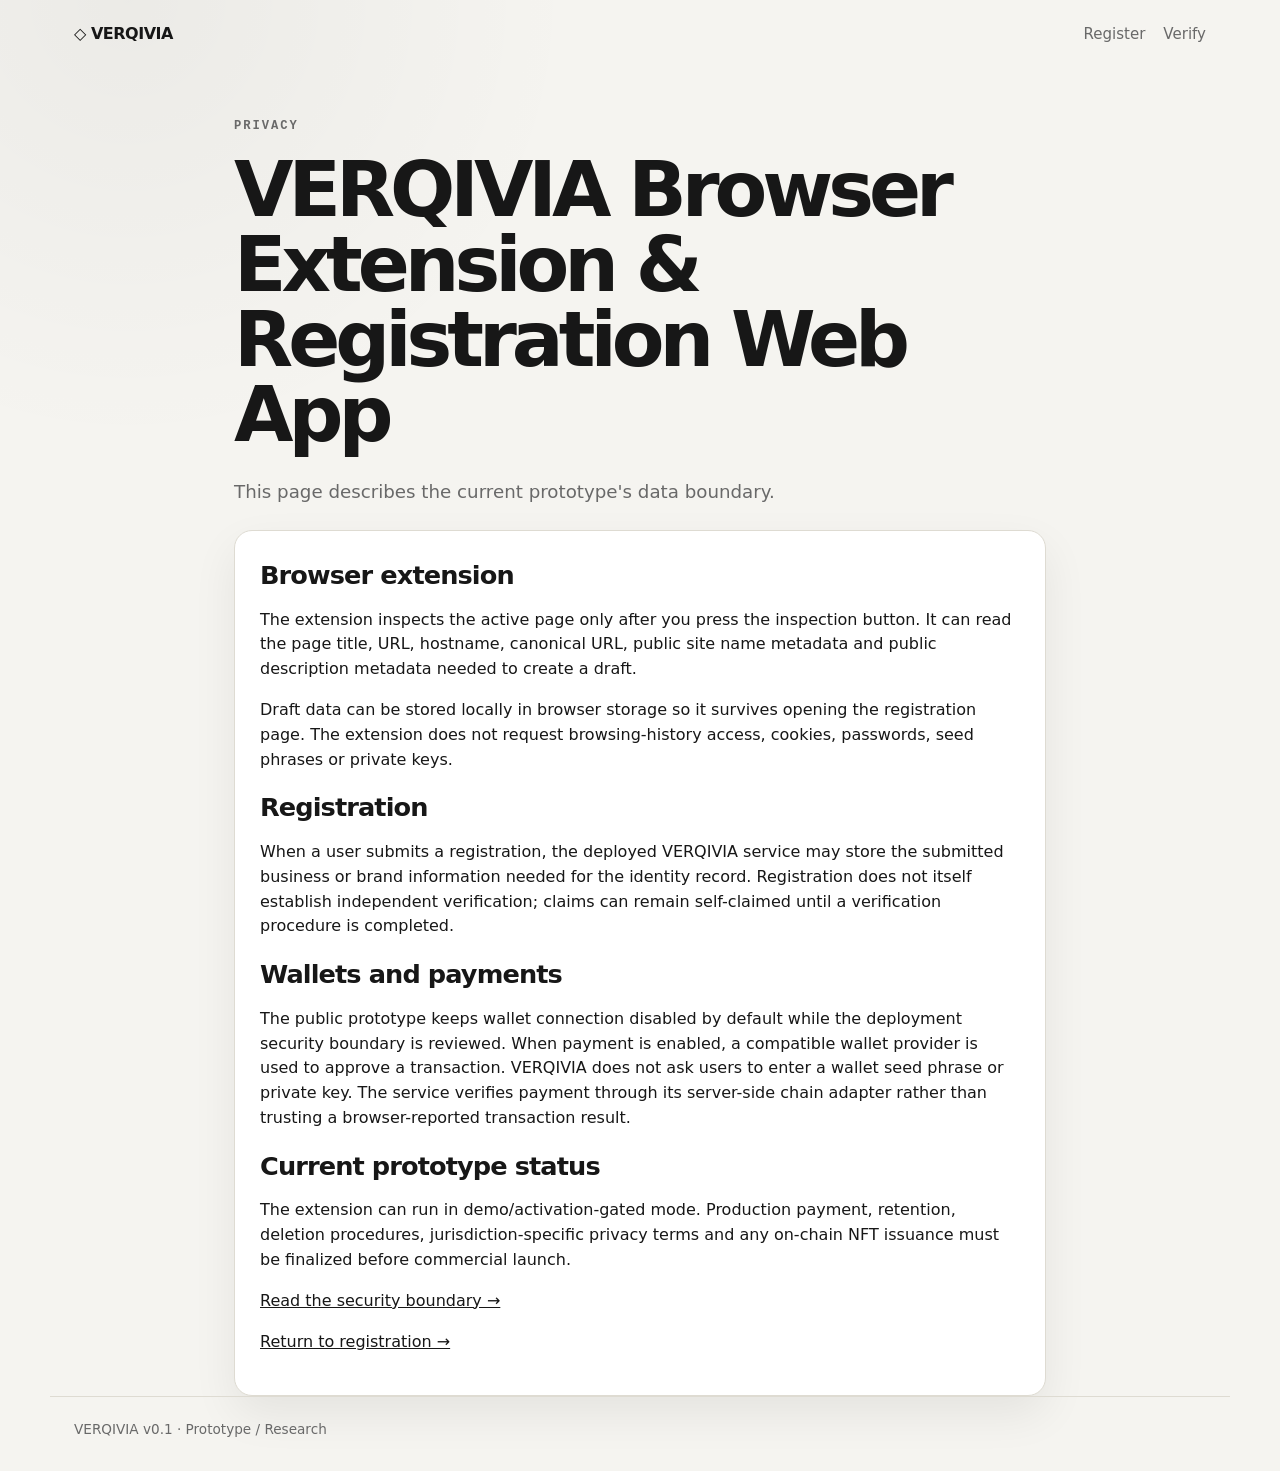
<file: site/privacy.html>
<!doctype html>
<html lang="en">
<head>
  <meta charset="utf-8">
  <meta name="viewport" content="width=device-width, initial-scale=1">
  <meta http-equiv="Content-Security-Policy" content="default-src 'self'; script-src 'self'; style-src 'self'; img-src 'self' data:; connect-src 'self' https:; object-src 'none'; base-uri 'self'; frame-ancestors 'none'; form-action 'self'">
  <title>Privacy — VERQIVIA</title>
  <link rel="stylesheet" href="./assets/styles.css">
</head>
<body>
<header class="topbar"><a class="brand" href="./">◇ VERQIVIA</a><nav><a href="./register.html">Register</a><a href="./verify.html">Verify</a></nav></header>
<main class="shell narrow-page">
  <div class="eyebrow">PRIVACY</div>
  <h1>VERQIVIA Browser Extension &amp; Registration Web App</h1>
  <p class="lead">This page describes the current prototype's data boundary.</p>
  <section class="panel compact-panel">
    <h2>Browser extension</h2>
    <p>The extension inspects the active page only after you press the inspection button. It can read the page title, URL, hostname, canonical URL, public site name metadata and public description metadata needed to create a draft.</p>
    <p>Draft data can be stored locally in browser storage so it survives opening the registration page. The extension does not request browsing-history access, cookies, passwords, seed phrases or private keys.</p>
    <h2>Registration</h2>
    <p>When a user submits a registration, the deployed VERQIVIA service may store the submitted business or brand information needed for the identity record. Registration does not itself establish independent verification; claims can remain self-claimed until a verification procedure is completed.</p>
    <h2>Wallets and payments</h2>
    <p>The public prototype keeps wallet connection disabled by default while the deployment security boundary is reviewed. When payment is enabled, a compatible wallet provider is used to approve a transaction. VERQIVIA does not ask users to enter a wallet seed phrase or private key. The service verifies payment through its server-side chain adapter rather than trusting a browser-reported transaction result.</p>
    <h2>Current prototype status</h2>
    <p>The extension can run in demo/activation-gated mode. Production payment, retention, deletion procedures, jurisdiction-specific privacy terms and any on-chain NFT issuance must be finalized before commercial launch.</p>
    <p><a href="./security.html">Read the security boundary →</a></p><p><a href="./register.html">Return to registration →</a></p>
  </section>
</main>
<footer class="footer shell"><span>VERQIVIA v0.1 · Prototype / Research</span></footer>
</body>
</html>
</file>
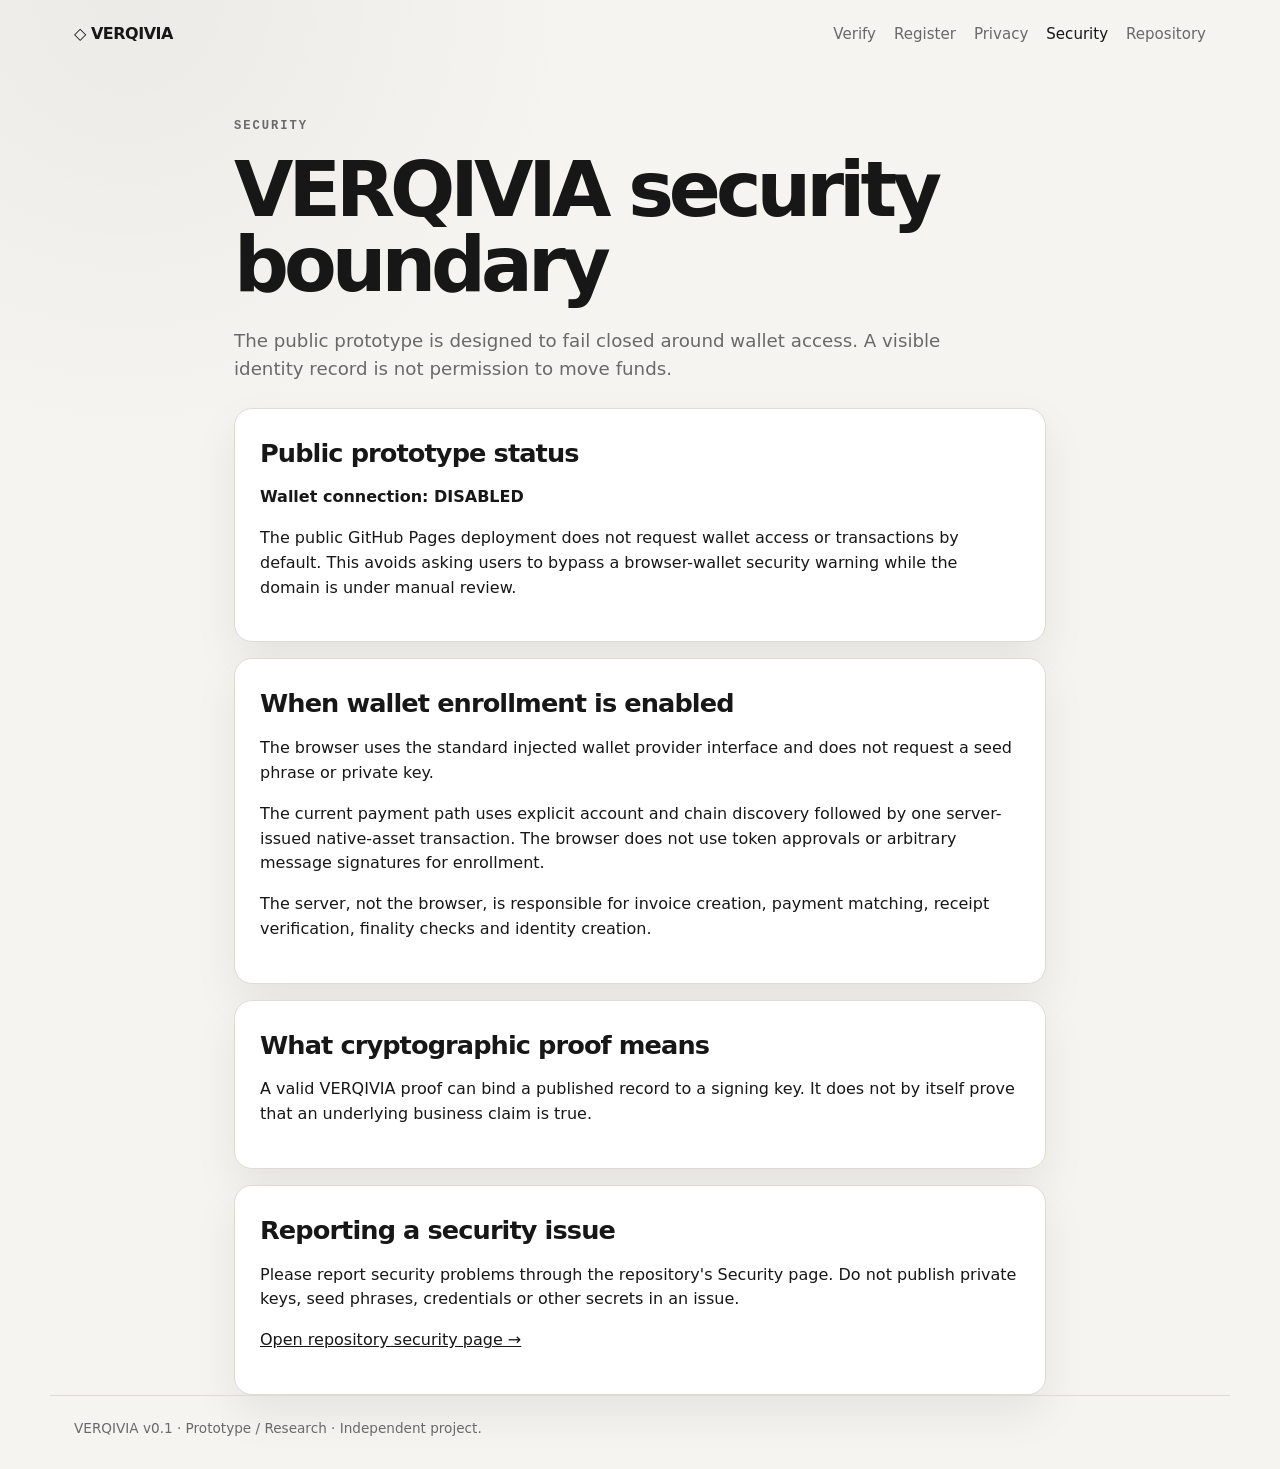
<file: site/security.html>
<!doctype html>
<html lang="en">
<head>
  <meta charset="utf-8">
  <meta name="viewport" content="width=device-width, initial-scale=1">
  <meta http-equiv="Content-Security-Policy" content="default-src 'self'; script-src 'self'; style-src 'self'; img-src 'self' data:; connect-src 'self' https:; object-src 'none'; base-uri 'self'; frame-ancestors 'none'; form-action 'self'">
  <meta name="description" content="VERQIVIA security boundary and wallet safety information.">
  <title>Security — VERQIVIA</title>
  <link rel="stylesheet" href="./assets/styles.css">
</head>
<body>
<header class="topbar">
  <a class="brand" href="./">◇ VERQIVIA</a>
  <nav aria-label="Primary">
    <a href="./verify.html">Verify</a>
    <a href="./register.html">Register</a>
    <a href="./privacy.html">Privacy</a>
    <a class="active" href="./security.html">Security</a>
    <a href="https://github.com/asnad68/VERQIVIA" rel="noreferrer">Repository</a>
  </nav>
</header>
<main class="shell narrow-page">
  <div class="eyebrow">SECURITY</div>
  <h1>VERQIVIA security boundary</h1>
  <p class="lead">The public prototype is designed to fail closed around wallet access. A visible identity record is not permission to move funds.</p>

  <section class="panel compact-panel">
    <h2>Public prototype status</h2>
    <p><strong>Wallet connection: DISABLED</strong></p>
    <p>The public GitHub Pages deployment does not request wallet access or transactions by default. This avoids asking users to bypass a browser-wallet security warning while the domain is under manual review.</p>
  </section>

  <section class="panel section-gap-panel">
    <h2>When wallet enrollment is enabled</h2>
    <p>The browser uses the standard injected wallet provider interface and does not request a seed phrase or private key.</p>
    <p>The current payment path uses explicit account and chain discovery followed by one server-issued native-asset transaction. The browser does not use token approvals or arbitrary message signatures for enrollment.</p>
    <p>The server, not the browser, is responsible for invoice creation, payment matching, receipt verification, finality checks and identity creation.</p>
  </section>

  <section class="panel section-gap-panel">
    <h2>What cryptographic proof means</h2>
    <p>A valid VERQIVIA proof can bind a published record to a signing key. It does not by itself prove that an underlying business claim is true.</p>
  </section>

  <section class="panel section-gap-panel">
    <h2>Reporting a security issue</h2>
    <p>Please report security problems through the repository's Security page. Do not publish private keys, seed phrases, credentials or other secrets in an issue.</p>
    <p><a href="https://github.com/asnad68/VERQIVIA/security" rel="noreferrer">Open repository security page →</a></p>
  </section>
</main>
<footer class="footer shell"><span>VERQIVIA v0.1 · Prototype / Research · Independent project.</span></footer>
</body>
</html>
</file>
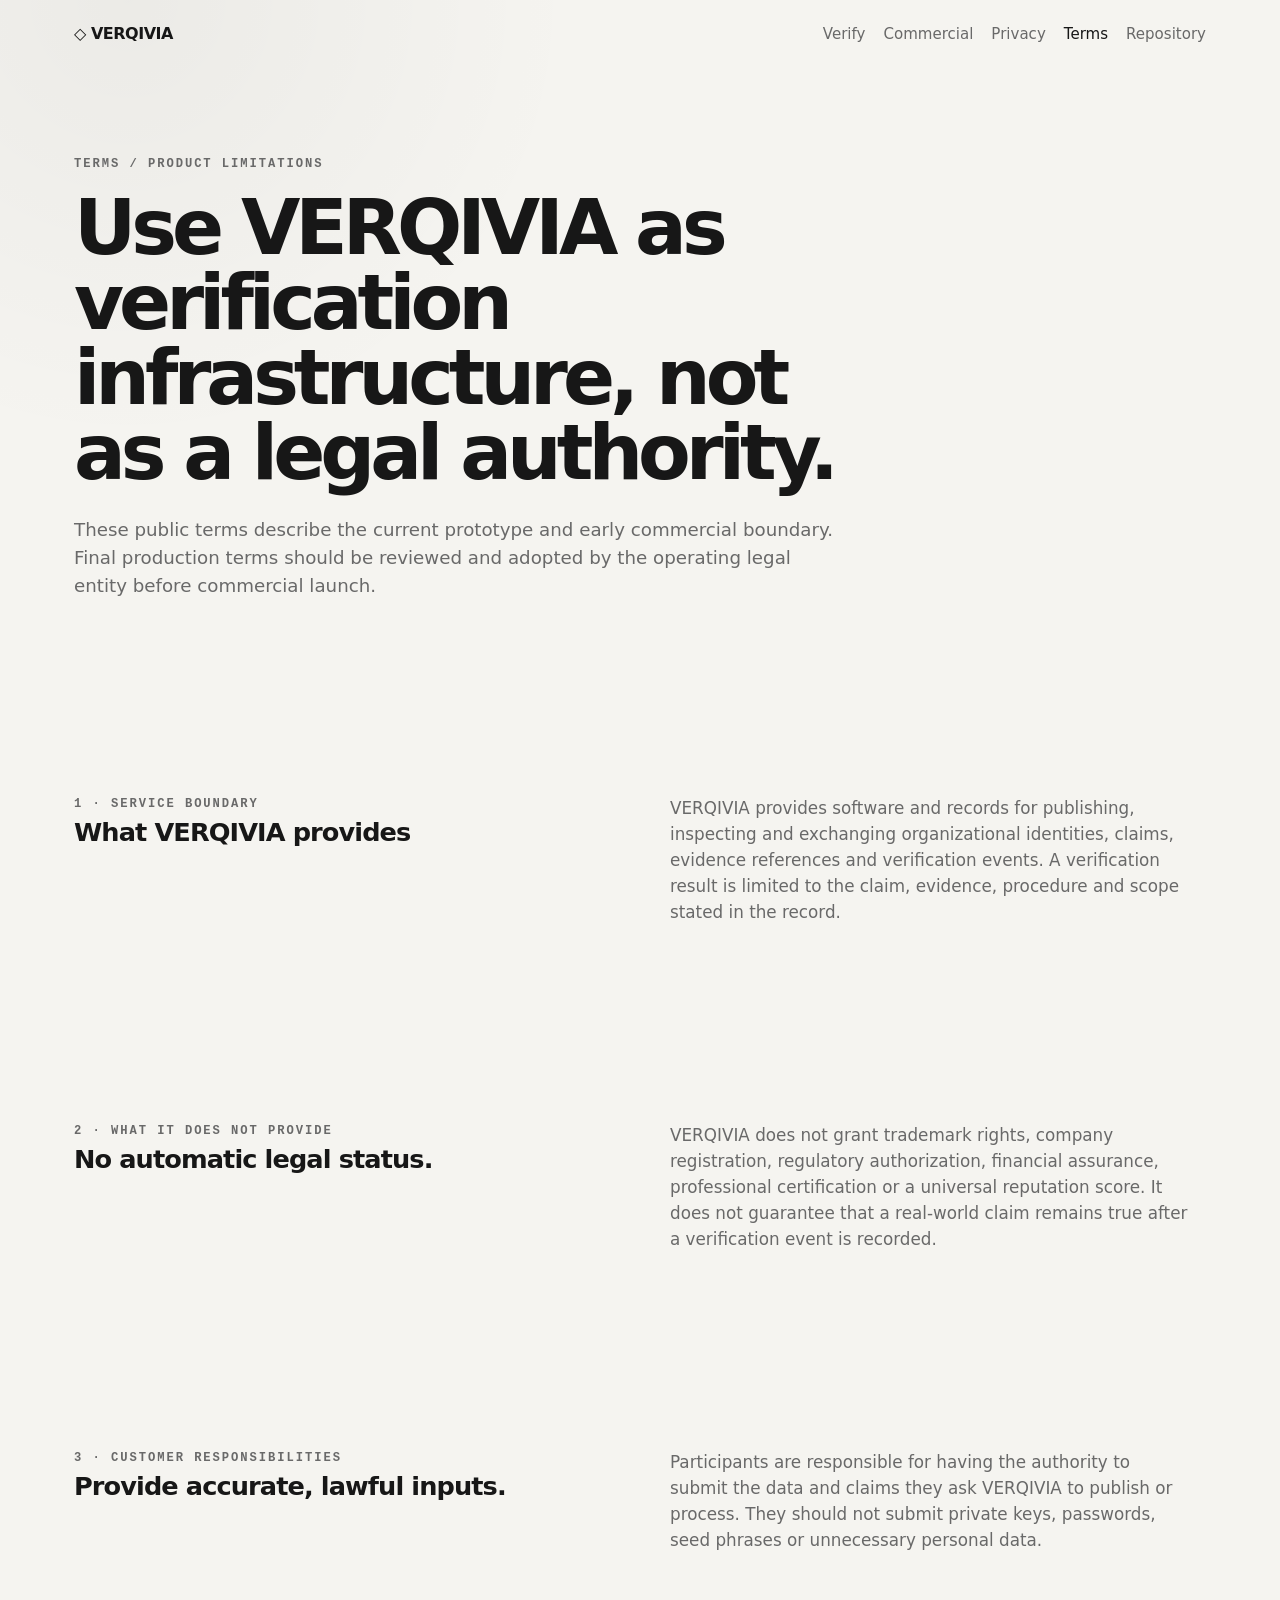
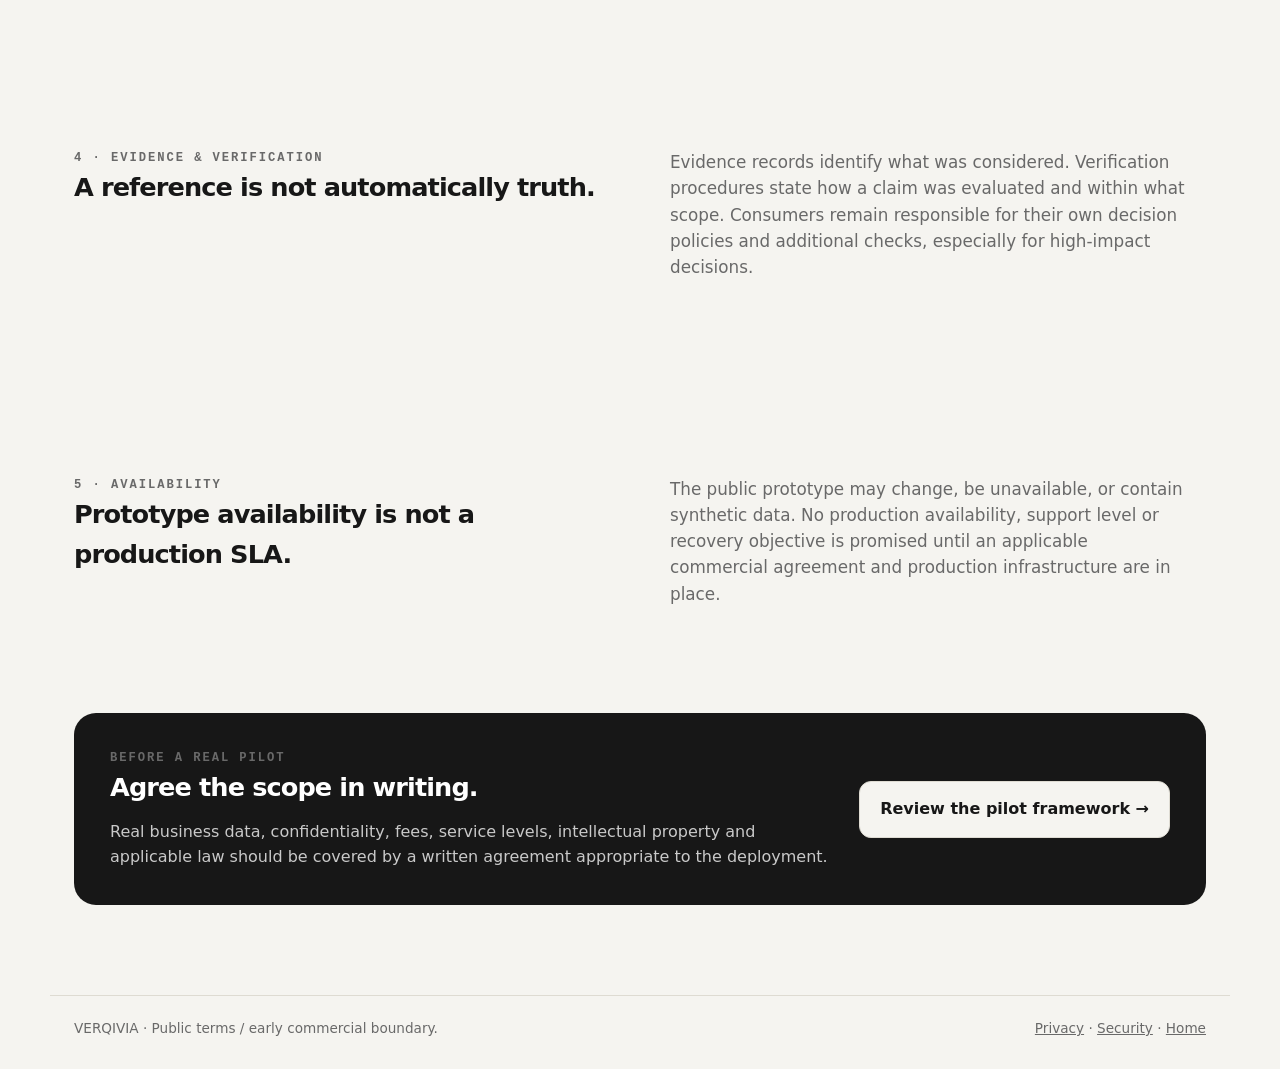
<file: site/terms.html>
<!doctype html>
<html lang="en">
<head>
<meta charset="utf-8"><meta name="viewport" content="width=device-width, initial-scale=1">
<meta http-equiv="Content-Security-Policy" content="default-src 'self'; script-src 'self'; style-src 'self'; img-src 'self' data:; connect-src 'self' https:; object-src 'none'; base-uri 'self'; frame-ancestors 'none'; form-action 'self'">
<meta name="description" content="VERQIVIA terms and product limitations for prototype and early commercial engagements.">
<title>Terms — VERQIVIA</title><link rel="stylesheet" href="./assets/styles.css">
</head>
<body>
<header class="topbar"><a class="brand" href="./">◇ VERQIVIA</a><nav aria-label="Primary"><a href="./verify.html">Verify</a><a href="./commercial.html">Commercial</a><a href="./privacy.html">Privacy</a><a class="active" href="./terms.html">Terms</a><a href="https://github.com/asnad68/VERQIVIA" rel="noreferrer">Repository</a></nav></header>
<main class="shell">
<section class="hero"><div class="eyebrow">TERMS / PRODUCT LIMITATIONS</div><h1>Use VERQIVIA as verification infrastructure, not as a legal authority.</h1><p class="lead">These public terms describe the current prototype and early commercial boundary. Final production terms should be reviewed and adopted by the operating legal entity before commercial launch.</p></section>
<section class="principles"><div><div class="eyebrow">1 · SERVICE BOUNDARY</div><h2>What VERQIVIA provides</h2></div><div><p>VERQIVIA provides software and records for publishing, inspecting and exchanging organizational identities, claims, evidence references and verification events. A verification result is limited to the claim, evidence, procedure and scope stated in the record.</p></div></section>
<section class="principles"><div><div class="eyebrow">2 · WHAT IT DOES NOT PROVIDE</div><h2>No automatic legal status.</h2></div><div><p>VERQIVIA does not grant trademark rights, company registration, regulatory authorization, financial assurance, professional certification or a universal reputation score. It does not guarantee that a real-world claim remains true after a verification event is recorded.</p></div></section>
<section class="principles"><div><div class="eyebrow">3 · CUSTOMER RESPONSIBILITIES</div><h2>Provide accurate, lawful inputs.</h2></div><div><p>Participants are responsible for having the authority to submit the data and claims they ask VERQIVIA to publish or process. They should not submit private keys, passwords, seed phrases or unnecessary personal data.</p></div></section>
<section class="principles"><div><div class="eyebrow">4 · EVIDENCE &amp; VERIFICATION</div><h2>A reference is not automatically truth.</h2></div><div><p>Evidence records identify what was considered. Verification procedures state how a claim was evaluated and within what scope. Consumers remain responsible for their own decision policies and additional checks, especially for high-impact decisions.</p></div></section>
<section class="principles"><div><div class="eyebrow">5 · AVAILABILITY</div><h2>Prototype availability is not a production SLA.</h2></div><div><p>The public prototype may change, be unavailable, or contain synthetic data. No production availability, support level or recovery objective is promised until an applicable commercial agreement and production infrastructure are in place.</p></div></section>
<section class="demo"><div class="demo-panel"><div><div class="eyebrow">BEFORE A REAL PILOT</div><h2>Agree the scope in writing.</h2><p>Real business data, confidentiality, fees, service levels, intellectual property and applicable law should be covered by a written agreement appropriate to the deployment.</p></div><a class="button secondary" href="./pilot.html">Review the pilot framework →</a></div></section>
</main>
<footer class="footer shell"><span>VERQIVIA · Public terms / early commercial boundary.</span><span><a href="./privacy.html">Privacy</a> · <a href="./security.html">Security</a> · <a href="./">Home</a></span></footer>
</body></html>
</file>
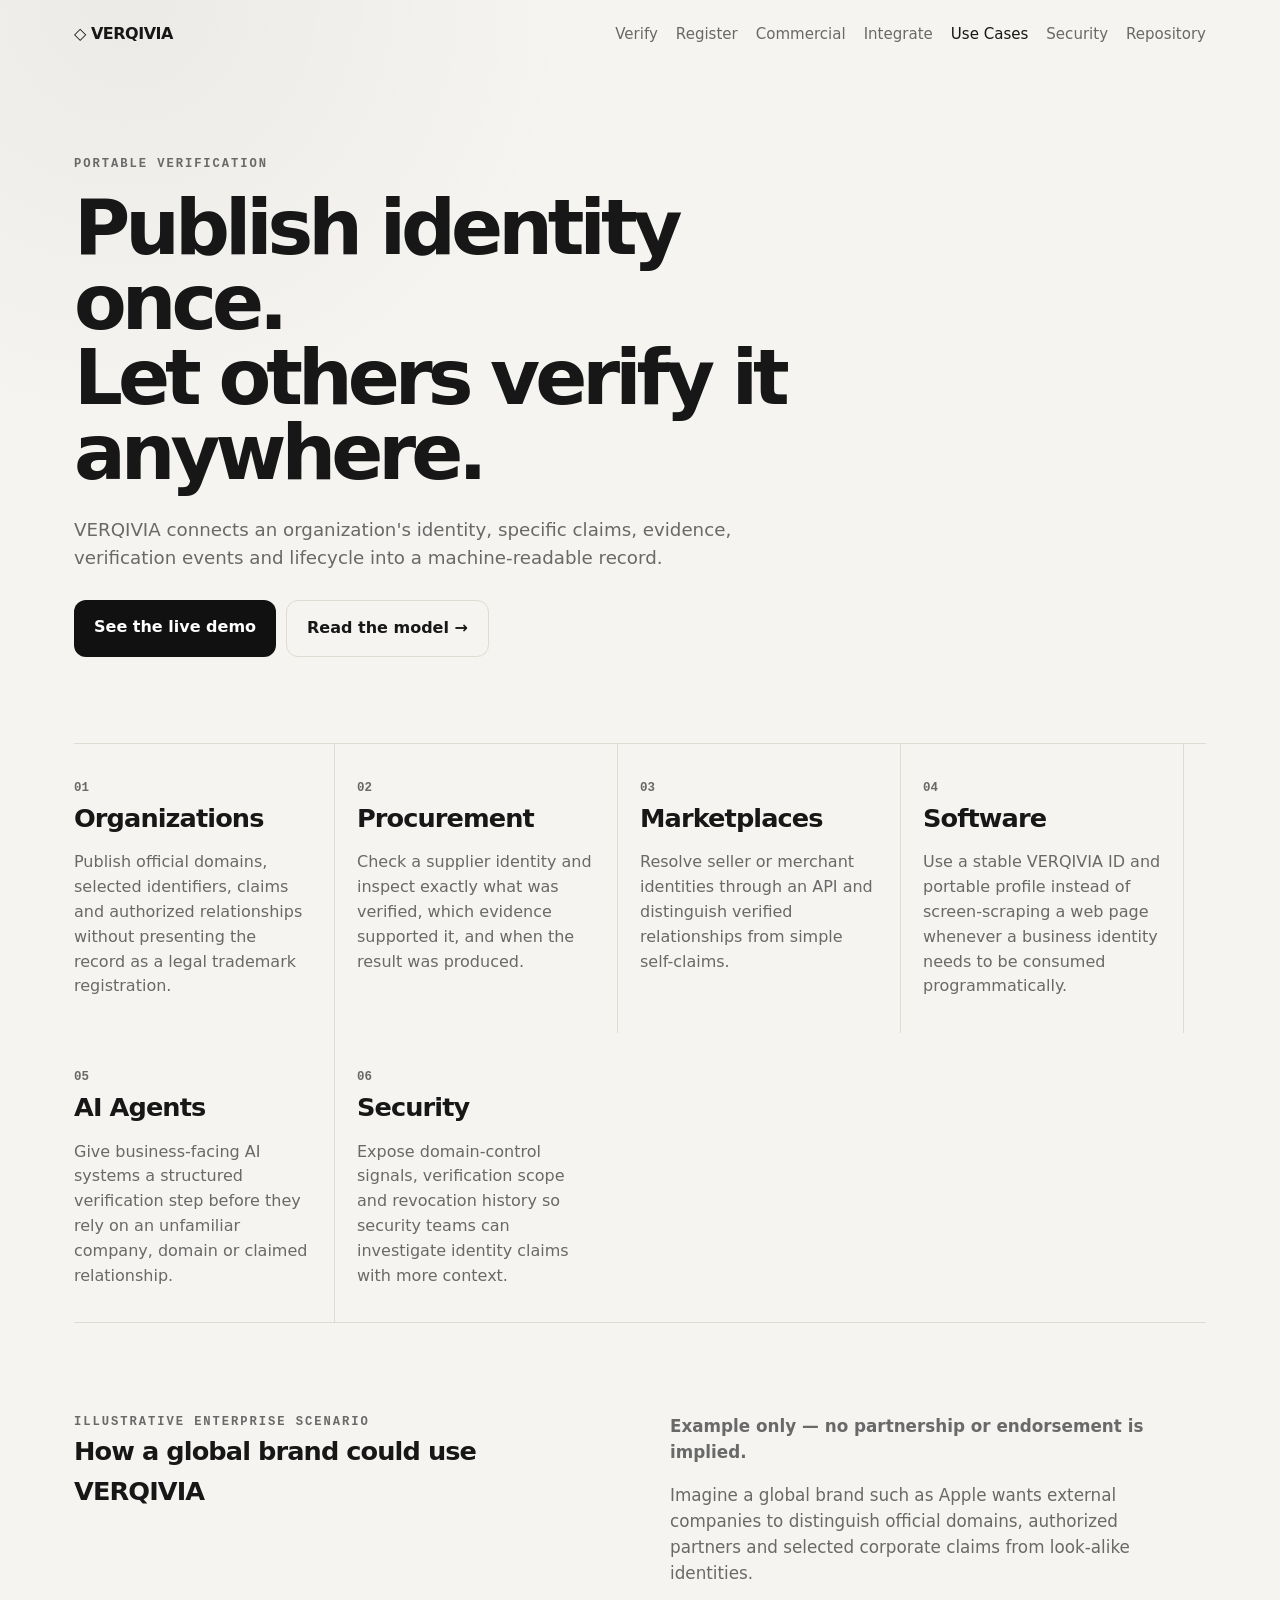
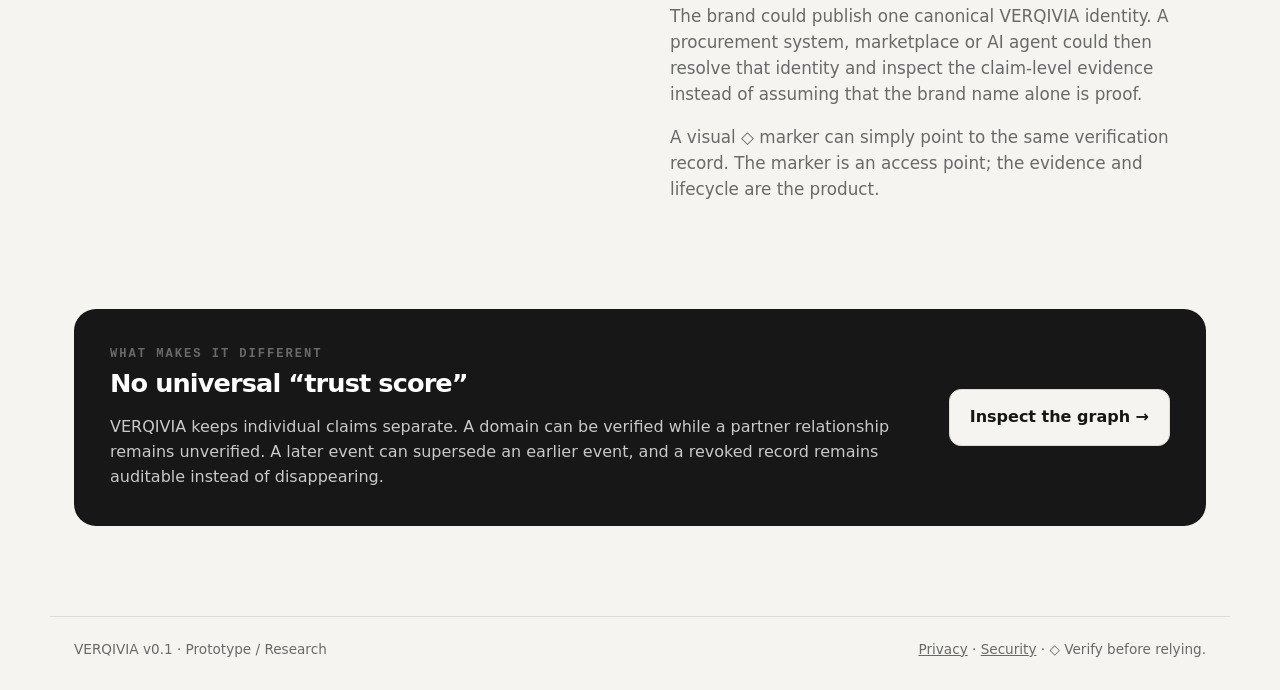
<file: site/use-cases.html>
<!doctype html>
<html lang="en">
<head>
  <meta charset="utf-8">
  <meta name="viewport" content="width=device-width, initial-scale=1">
  <meta http-equiv="Content-Security-Policy" content="default-src 'self'; script-src 'self'; style-src 'self'; img-src 'self' data:; connect-src 'self' https:; object-src 'none'; base-uri 'self'; frame-ancestors 'none'; form-action 'self'">
  <meta name="description" content="VERQIVIA use cases for organizations, procurement, marketplaces, business software and AI agents.">
  <title>Use Cases — VERQIVIA</title>
  <link rel="stylesheet" href="./assets/styles.css">
</head>
<body>
<header class="topbar">
  <a class="brand" href="./">◇ VERQIVIA</a>
  <nav aria-label="Primary">
    <a href="./verify.html">Verify</a>
    <a href="./register.html">Register</a>
    <a href="./commercial.html">Commercial</a>
    <a href="./integrate.html">Integrate</a>
    <a class="active" href="./use-cases.html">Use Cases</a>
    <a href="./security.html">Security</a>
    <a href="https://github.com/asnad68/VERQIVIA" rel="noreferrer">Repository</a>
  </nav>
</header>

<main class="shell">
  <section class="hero">
    <div class="eyebrow">PORTABLE VERIFICATION</div>
    <h1>Publish identity once.<br>Let others verify it anywhere.</h1>
    <p class="lead">VERQIVIA connects an organization's identity, specific claims, evidence, verification events and lifecycle into a machine-readable record.</p>
    <div class="input-row hero-action-row--narrow">
      <a class="button" href="./verify.html?id=NTH-000001">See the live demo</a>
      <a class="button secondary" href="https://github.com/asnad68/VERQIVIA/tree/main/docs">Read the model →</a>
    </div>
  </section>

  <section class="feature-grid">
    <article class="feature">
      <span class="feature-number">01</span>
      <h2>Organizations</h2>
      <p>Publish official domains, selected identifiers, claims and authorized relationships without presenting the record as a legal trademark registration.</p>
    </article>
    <article class="feature">
      <span class="feature-number">02</span>
      <h2>Procurement</h2>
      <p>Check a supplier identity and inspect exactly what was verified, which evidence supported it, and when the result was produced.</p>
    </article>
    <article class="feature">
      <span class="feature-number">03</span>
      <h2>Marketplaces</h2>
      <p>Resolve seller or merchant identities through an API and distinguish verified relationships from simple self-claims.</p>
    </article>
    <article class="feature">
      <span class="feature-number">04</span>
      <h2>Software</h2>
      <p>Use a stable VERQIVIA ID and portable profile instead of screen-scraping a web page whenever a business identity needs to be consumed programmatically.</p>
    </article>
    <article class="feature">
      <span class="feature-number">05</span>
      <h2>AI Agents</h2>
      <p>Give business-facing AI systems a structured verification step before they rely on an unfamiliar company, domain or claimed relationship.</p>
    </article>
    <article class="feature">
      <span class="feature-number">06</span>
      <h2>Security</h2>
      <p>Expose domain-control signals, verification scope and revocation history so security teams can investigate identity claims with more context.</p>
    </article>
  </section>

  <section class="principles">
    <div>
      <div class="eyebrow">ILLUSTRATIVE ENTERPRISE SCENARIO</div>
      <h2>How a global brand could use VERQIVIA</h2>
    </div>
    <div>
      <p><strong>Example only — no partnership or endorsement is implied.</strong></p>
      <p>Imagine a global brand such as Apple wants external companies to distinguish official domains, authorized partners and selected corporate claims from look-alike identities.</p>
      <p>The brand could publish one canonical VERQIVIA identity. A procurement system, marketplace or AI agent could then resolve that identity and inspect the claim-level evidence instead of assuming that the brand name alone is proof.</p>
      <p>A visual <strong>◇</strong> marker can simply point to the same verification record. The marker is an access point; the evidence and lifecycle are the product.</p>
    </div>
  </section>

  <section class="demo">
    <div class="demo-panel">
      <div>
        <div class="eyebrow">WHAT MAKES IT DIFFERENT</div>
        <h2>No universal “trust score”</h2>
        <p>VERQIVIA keeps individual claims separate. A domain can be verified while a partner relationship remains unverified. A later event can supersede an earlier event, and a revoked record remains auditable instead of disappearing.</p>
      </div>
      <a class="button secondary" href="./verify.html?id=NTH-000001">Inspect the graph →</a>
    </div>
  </section>
</main>

<footer class="footer shell">
  <span>VERQIVIA v0.1 · Prototype / Research</span>
  <span><a href="./privacy.html">Privacy</a> · <a href="./security.html">Security</a> · ◇ Verify before relying.</span>
</footer>
</body>
</html>
</file>
<file: site/assets/styles.css>
:root {
  --ink: #171717;
  --muted: #696969;
  --paper: #f5f4f0;
  --panel: #ffffff;
  --line: #dedbd2;
  --accent: #111111;
  --ok: #1d6b49;
  --ok-bg: #e7f3eb;
  --warn: #8a6418;
  --warn-bg: #fff4d9;
  --bad: #8a3434;
  --bad-bg: #fae7e7;
  --shadow: 0 18px 45px rgba(0,0,0,.07);
  font-family: Inter, ui-sans-serif, system-ui, -apple-system, BlinkMacSystemFont, "Segoe UI", sans-serif;
}

* { box-sizing: border-box; }

html { scroll-behavior: smooth; }

body {
  margin: 0;
  background:
    radial-gradient(circle at 10% 0%, rgba(0,0,0,.04), transparent 28rem),
    var(--paper);
  color: var(--ink);
  line-height: 1.55;
}

a { color: inherit; }

code, pre, .identity-id, .status, .demo-badge, .eyebrow {
  font-family: "SFMono-Regular", Consolas, "Liberation Mono", monospace;
}

.topbar {
  max-width: 1180px;
  margin: 0 auto;
  padding: 22px 24px;
  display: flex;
  justify-content: space-between;
  align-items: center;
}

.brand {
  text-decoration: none;
  font-weight: 800;
  letter-spacing: -.03em;
}

nav {
  display: flex;
  gap: 18px;
}

nav a {
  text-decoration: none;
  color: var(--muted);
  font-size: .94rem;
}

nav a:hover, nav a.active { color: var(--ink); }

.shell {
  max-width: 1180px;
  margin: 0 auto;
  padding-left: 24px;
  padding-right: 24px;
}

.hero {
  padding-top: 86px;
  padding-bottom: 86px;
}

.eyebrow {
  font-size: .76rem;
  letter-spacing: .16em;
  font-weight: 700;
  color: var(--muted);
}

h1, h2, p { margin-top: 0; }

h1 {
  font-size: clamp(2.7rem, 6vw, 5.8rem);
  line-height: .98;
  letter-spacing: -.065em;
  max-width: 820px;
  margin: 16px 0 25px;
}

h2 {
  font-size: clamp(1.35rem, 2vw, 2rem);
  letter-spacing: -.035em;
  margin-bottom: 12px;
}

.lead {
  max-width: 760px;
  color: var(--muted);
  font-size: 1.14rem;
}

.verify-form {
  margin-top: 42px;
  max-width: 620px;
}

.verify-form.compact { margin: 0 0 42px; max-width: 760px; }

.verify-form label {
  display: block;
  font-size: .85rem;
  font-weight: 700;
  margin-bottom: 8px;
}

.input-row {
  display: flex;
  gap: 10px;
}

input {
  min-width: 0;
  flex: 1;
  border: 1px solid var(--line);
  background: var(--panel);
  border-radius: 12px;
  padding: 15px 16px;
  color: var(--ink);
  font: 600 .98rem/1.1 "SFMono-Regular", Consolas, monospace;
  outline: none;
}

input:focus {
  border-color: #8e8a80;
  box-shadow: 0 0 0 3px rgba(0,0,0,.06);
}

button, .button {
  border: 0;
  border-radius: 12px;
  padding: 15px 20px;
  background: var(--accent);
  color: #fff;
  font-weight: 800;
  text-decoration: none;
  cursor: pointer;
}

.button.secondary {
  background: var(--paper);
  color: var(--ink);
  border: 1px solid var(--line);
  white-space: nowrap;
}

.note, .muted { color: var(--muted); }

.note { font-size: .84rem; margin-top: 9px; }

.feature-grid {
  display: grid;
  grid-template-columns: repeat(4, 1fr);
  border-top: 1px solid var(--line);
  border-bottom: 1px solid var(--line);
}

.feature {
  padding: 30px 22px 34px 0;
  margin-right: 22px;
  border-right: 1px solid var(--line);
}

.feature:last-child { border-right: 0; }

.feature-number {
  font: 700 .78rem "SFMono-Regular", Consolas, monospace;
  color: var(--muted);
}

.feature p { color: var(--muted); margin-bottom: 0; }

.principles {
  display: grid;
  grid-template-columns: 1fr 1fr;
  gap: 60px;
  padding-top: 90px;
  padding-bottom: 90px;
}

.principles p {
  color: var(--muted);
  max-width: 520px;
  font-size: 1.05rem;
}

.demo { padding-bottom: 90px; }

.demo-panel {
  background: var(--ink);
  color: white;
  border-radius: 22px;
  padding: 36px;
  display: flex;
  align-items: center;
  justify-content: space-between;
  gap: 30px;
}

.demo-panel p { color: #c9c9c9; margin-bottom: 0; }

.footer {
  border-top: 1px solid var(--line);
  padding-top: 22px;
  padding-bottom: 30px;
  display: flex;
  justify-content: space-between;
  gap: 20px;
  color: var(--muted);
  font-size: .85rem;
}

.verify-shell { padding-top: 64px; padding-bottom: 80px; }

.verify-head {
  display: flex;
  justify-content: space-between;
  gap: 35px;
  align-items: flex-start;
  margin-bottom: 35px;
}

.verify-head h1 {
  font-size: clamp(2.7rem, 5vw, 4.8rem);
  margin-bottom: 18px;
}

.demo-badge {
  border: 1px solid var(--line);
  background: rgba(255,255,255,.6);
  padding: 8px 10px;
  border-radius: 999px;
  font-size: .72rem;
  font-weight: 800;
  letter-spacing: .1em;
}

.panel {
  background: var(--panel);
  border: 1px solid var(--line);
  border-radius: 18px;
  padding: 25px;
  box-shadow: var(--shadow);
}

.identity-card {
  display: flex;
  justify-content: space-between;
  gap: 25px;
  align-items: center;
  margin-bottom: 18px;
}

.identity-main {
  display: flex;
  gap: 20px;
  align-items: center;
}

.mark-large {
  width: 68px;
  height: 68px;
  display: grid;
  place-items: center;
  border: 1px solid var(--line);
  border-radius: 18px;
  font-size: 2rem;
}

.identity-id {
  font-size: .85rem;
  color: var(--muted);
  margin: 2px 0 5px;
}

.identity-card h2 { margin: 0 0 3px; }

.status {
  border-radius: 999px;
  padding: 8px 11px;
  white-space: nowrap;
  font-weight: 800;
  font-size: .75rem;
}

.status-neutral { background: #ededeb; color: #4b4b4b; }
.status-ok { background: var(--ok-bg); color: var(--ok); }
.status-warn { background: var(--warn-bg); color: var(--warn); }
.status-bad { background: var(--bad-bg); color: var(--bad); }

.warning-panel {
  background: var(--warn-bg);
  border-color: #e5cb85;
  color: #6f5010;
  margin-bottom: 35px;
}

.warning-panel p { margin: 7px 0 0; }

.section-heading {
  display: flex;
  justify-content: space-between;
  margin-top: 52px;
  margin-bottom: 18px;
}

.section-heading h2 { margin-bottom: 0; }

.claim-grid {
  display: grid;
  grid-template-columns: repeat(2, 1fr);
  gap: 16px;
}

.claim-card {
  background: var(--panel);
  border: 1px solid var(--line);
  border-radius: 16px;
  padding: 21px;
}

.claim-card .claim-top {
  display: flex;
  justify-content: space-between;
  gap: 12px;
  margin-bottom: 13px;
}

.claim-id {
  font: 700 .75rem "SFMono-Regular", Consolas, monospace;
  color: var(--muted);
}

.claim-statement { margin-bottom: 15px; }

.meta-line {
  display: flex;
  flex-wrap: wrap;
  gap: 8px 13px;
  font-size: .83rem;
  color: var(--muted);
}

.timeline {
  display: grid;
  gap: 13px;
}

.event {
  display: grid;
  grid-template-columns: 17px 1fr;
  gap: 16px;
}

.event-dot {
  width: 12px;
  height: 12px;
  margin-top: 10px;
  border-radius: 50%;
  background: var(--ink);
}

.event-body {
  background: var(--panel);
  border: 1px solid var(--line);
  border-radius: 16px;
  padding: 19px;
}

.event-body h3 { margin: 3px 0 8px; font-size: 1rem; }

.event-body p { margin-bottom: 10px; color: var(--muted); }

.event-meta {
  display: flex;
  flex-wrap: wrap;
  gap: 7px 16px;
  font-size: .8rem;
  color: var(--muted);
}

.raw { margin-top: 45px; }

.raw summary {
  cursor: pointer;
  font-weight: 800;
}

.raw pre {
  white-space: pre-wrap;
  overflow-wrap: anywhere;
  margin: 18px 0 0;
  font-size: .76rem;
}

.error-panel {
  background: var(--bad-bg);
  border-color: #e3bcbc;
  color: var(--bad);
}

[hidden] { display: none !important; }

@media (max-width: 860px) {
  .feature-grid, .claim-grid, .principles { grid-template-columns: 1fr 1fr; }
  .feature:nth-child(2) { border-right: 0; }
  .feature:nth-child(-n+2) { border-bottom: 1px solid var(--line); }
  .feature:nth-child(3), .feature:nth-child(4) { padding-top: 28px; }
  .principles { gap: 30px; }
}

@media (max-width: 640px) {
  .topbar, .verify-head, .identity-card, .demo-panel, .footer {
    flex-direction: column;
    align-items: flex-start;
  }

  .topbar { gap: 14px; }
  h1 { font-size: 3rem; }
  .hero { padding-top: 55px; }
  .feature-grid, .claim-grid, .principles { grid-template-columns: 1fr; }
  .feature { border-right: 0; border-bottom: 1px solid var(--line); margin-right: 0; padding-right: 0; }
  .feature:last-child { border-bottom: 0; }
  .feature:nth-child(2) { border-right: 0; }
  .principles { gap: 10px; }
  .input-row { flex-direction: column; }
  button { width: 100%; }
  .identity-main { align-items: flex-start; }
  .footer { gap: 8px; }
}


.proof-panel {
  margin-top: 2rem;
}

.proof-heading-row {
  display: flex;
  align-items: flex-start;
  justify-content: space-between;
  gap: 1rem;
}

.proof-details {
  display: grid;
  gap: .7rem;
  margin: 1.25rem 0;
}

.proof-row {
  display: grid;
  grid-template-columns: minmax(130px, 190px) 1fr;
  gap: 1rem;
  padding: .8rem 0;
  border-top: 1px solid var(--line);
}

.proof-row span {
  color: var(--muted);
}

.proof-row code {
  overflow-wrap: anywhere;
}

@media (max-width: 680px) {
  .proof-row {
    grid-template-columns: 1fr;
    gap: .35rem;
  }
}


/* CSP-safe layout utilities */
.hero-action-row {
  margin-top: 28px;
  max-width: 620px;
}

.hero-action-row--narrow {
  margin-top: 28px;
  max-width: 560px;
}

.hero-action-row--pilot {
  margin-top: 32px;
  max-width: 520px;
}

.note-spaced {
  margin-top: 14px;
}

.muted-eyebrow {
  color: #aaa;
}

.code-panel {
  overflow: auto;
}

.narrow-page {
  padding-top: 48px;
  max-width: 860px;
}

.compact-panel {
  margin-top: 24px;
}

.section-gap-panel {
  margin-top: 16px;
}


.machine-actions {
  display: flex;
  flex-wrap: wrap;
  gap: 10px;
  align-items: center;
  justify-content: flex-end;
}

@media (max-width: 640px) {
  .machine-actions {
    width: 100%;
    justify-content: flex-start;
  }
}
</file>
<file: site/portal.css>
.portal-grid{display:grid;grid-template-columns:1fr 1fr;gap:18px}
.portal-step{border-top:1px solid var(--line);padding-top:18px;margin-top:22px}
.portal-form{display:grid;gap:12px}
.portal-form label{font-size:.85rem;font-weight:700}
.portal-form textarea,.portal-form select{width:100%;border:1px solid var(--line);background:var(--panel);border-radius:12px;padding:13px 14px;color:var(--ink);font:inherit}
.portal-form textarea{resize:vertical}
.claim-row{display:grid;grid-template-columns:1fr auto;gap:10px;align-items:center;padding:12px 0;border-bottom:1px solid var(--line)}
.claim-row:last-child{border-bottom:0}
.claim-row small{display:block;color:var(--muted)}
.portal-actions{display:flex;flex-wrap:wrap;gap:10px;margin-top:18px}
.portal-preview{background:#111;color:#fff;border-radius:16px;padding:20px;white-space:pre-wrap;overflow-wrap:anywhere}
.portal-preview code{color:#fff}
.portal-status{margin-top:12px}
@media(max-width:820px){.portal-grid{grid-template-columns:1fr}}
</file>
